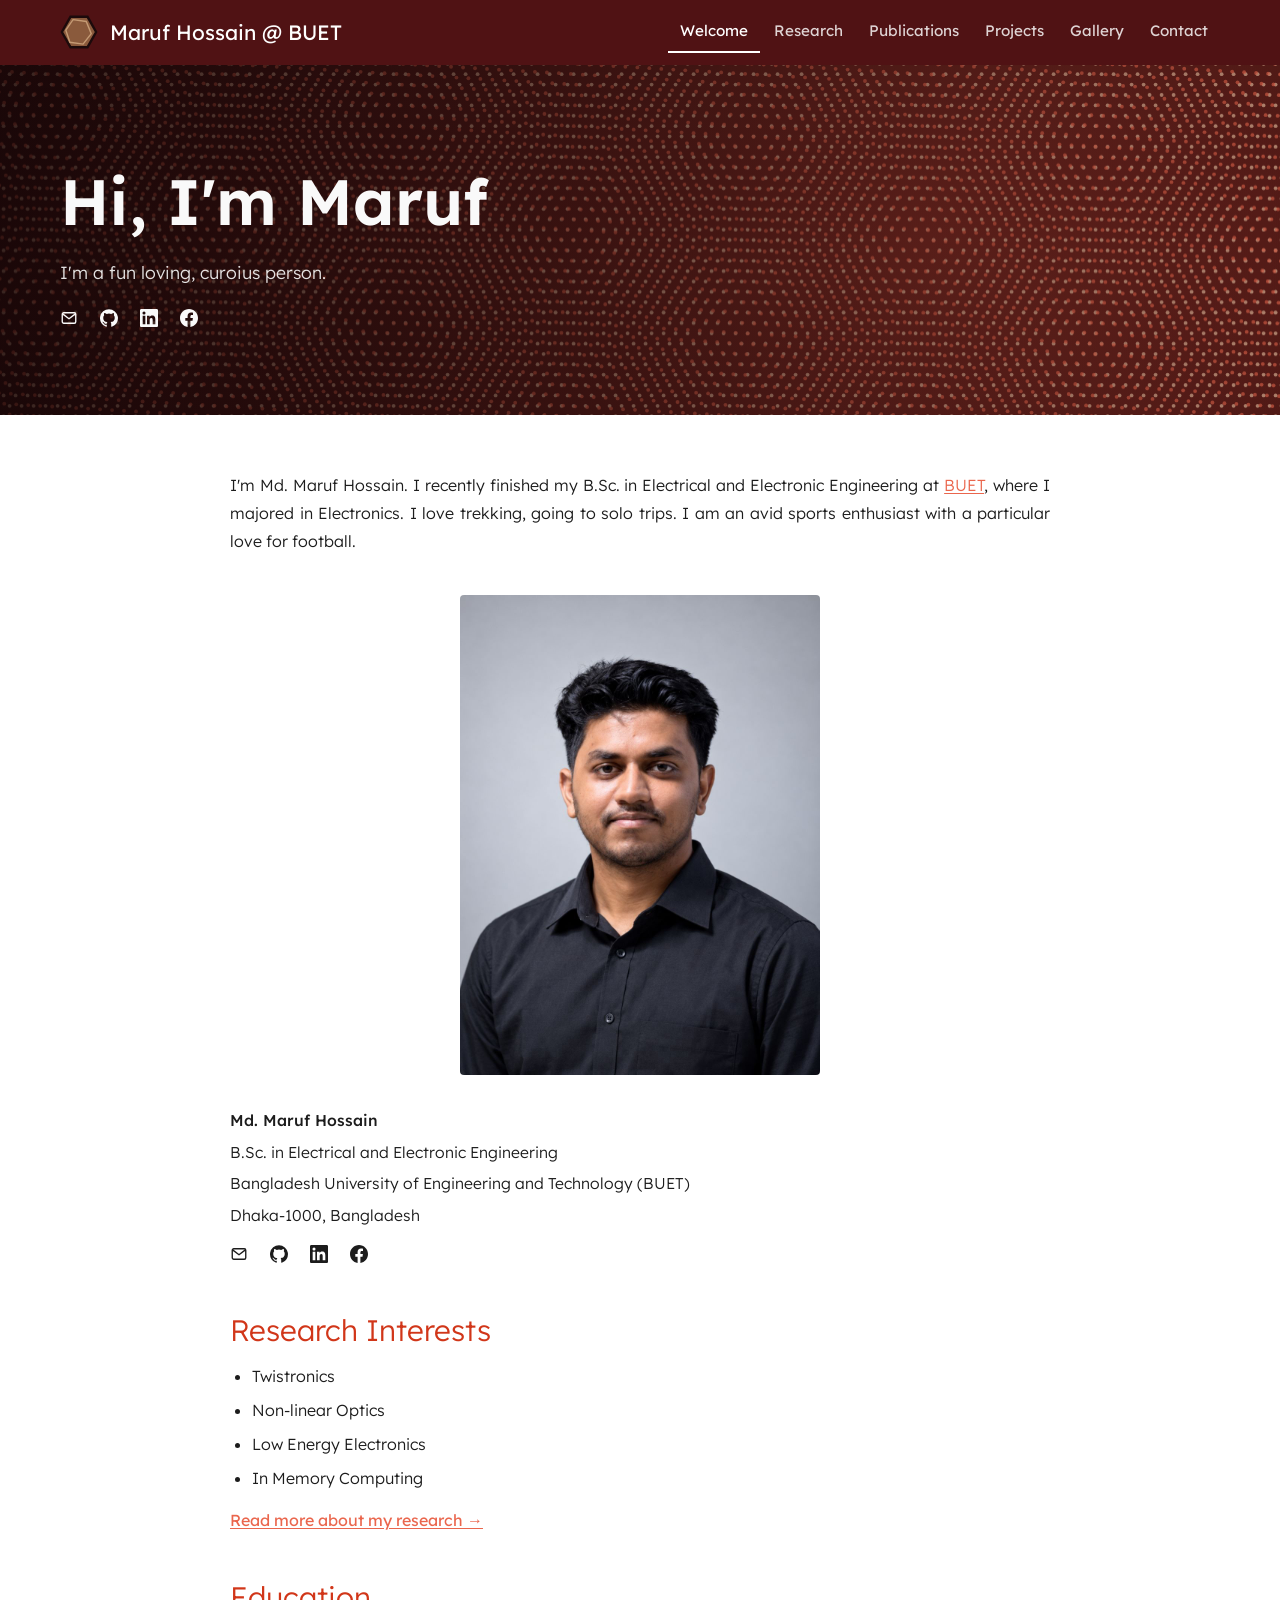
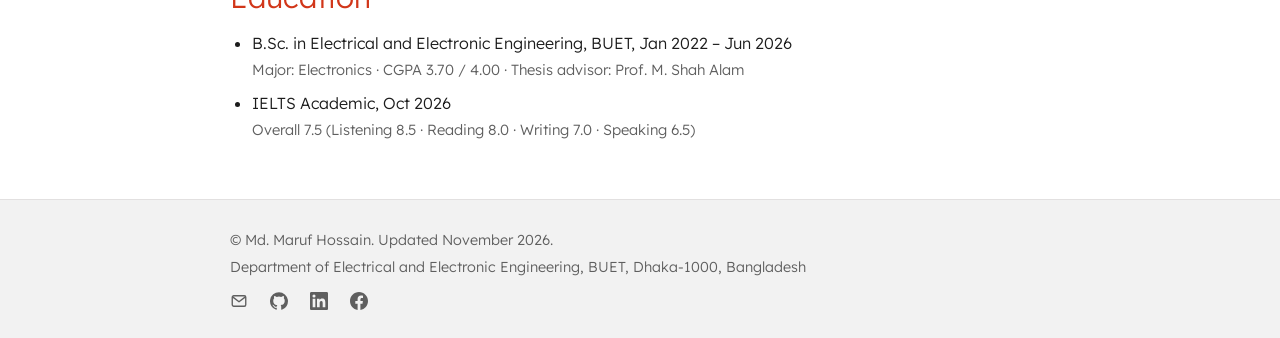
<file: index.html>
<!doctype html>
<html lang="en">
<head>
<meta charset="utf-8">
<meta name="viewport" content="width=device-width, initial-scale=1, viewport-fit=cover">
<meta name="description" content="Md. Maruf Hossain, B.Sc. EEE (BUET). Twistronics, non-linear optics, low energy electronics and in-memory computing.">

<title>Md. Maruf Hossain</title>
<link rel="preconnect" href="https://fonts.googleapis.com">
<link rel="preconnect" href="https://fonts.gstatic.com" crossorigin>
<link rel="stylesheet" href="https://fonts.googleapis.com/css2?family=Lexend:wght@300;400;500;600&display=swap">
<link rel="stylesheet" href="style.css">
</head>
<body>
<!-- Icons used for the email, GitHub, LinkedIn and Facebook links -->
<svg width="0" height="0" style="position:absolute" aria-hidden="true">
  <symbol id="i-mail" viewBox="0 0 24 24"><rect x="3" y="5" width="18" height="14" rx="2"/><path d="M3.5 6.5 12 13l8.5-6.5"/></symbol>
  <symbol id="i-github" viewBox="0 0 24 24"><path d="M12 .3a12 12 0 0 0-3.8 23.38c.6.12.83-.26.83-.57l-.02-2.04c-3.34.72-4.04-1.61-4.04-1.61-.55-1.39-1.33-1.76-1.33-1.76-1.09-.74.08-.73.08-.73 1.2.09 1.84 1.24 1.84 1.24 1.07 1.83 2.8 1.3 3.49 1 .11-.78.42-1.3.76-1.6-2.67-.3-5.47-1.33-5.47-5.93 0-1.31.47-2.38 1.24-3.22-.14-.3-.54-1.52.1-3.18 0 0 1.01-.32 3.3 1.23a11.5 11.5 0 0 1 6 0c2.28-1.55 3.29-1.23 3.29-1.23.64 1.66.24 2.88.12 3.18a4.65 4.65 0 0 1 1.23 3.22c0 4.61-2.8 5.63-5.48 5.92.42.36.81 1.1.81 2.22l-.01 3.29c0 .31.2.69.82.57A12 12 0 0 0 12 .3"/></symbol>
  <symbol id="i-linkedin" viewBox="0 0 24 24"><path d="M20.45 20.45h-3.55v-5.57c0-1.33-.03-3.04-1.85-3.04-1.85 0-2.14 1.45-2.14 2.94v5.67H9.35V9h3.41v1.56h.05c.48-.9 1.64-1.85 3.37-1.85 3.6 0 4.27 2.37 4.27 5.46v6.28zM5.34 7.43a2.06 2.06 0 1 1 0-4.13 2.06 2.06 0 0 1 0 4.13zm1.78 13.02H3.56V9h3.56v11.45zM22.22 0H1.77C.79 0 0 .77 0 1.73v20.54C0 23.23.79 24 1.77 24h20.45c.98 0 1.78-.77 1.78-1.73V1.73C24 .77 23.2 0 22.22 0z"/></symbol>
  <symbol id="i-facebook" viewBox="0 0 24 24"><path d="M24 12.07C24 5.4 18.63 0 12 0S0 5.4 0 12.07c0 6.02 4.39 11 10.13 11.93v-8.43H7.08v-3.5h3.05V9.4c0-3.03 1.79-4.7 4.53-4.7 1.31 0 2.68.24 2.68.24v2.97h-1.51c-1.49 0-1.95.93-1.95 1.88v2.27h3.32l-.53 3.5h-2.79V24C19.61 23.07 24 18.09 24 12.07z"/></symbol>
</svg>

<header class="bar">
  <div class="inner">
    <a class="brand" href="index.html">
      <svg class="logo" viewBox="0 0 40 40" aria-hidden="true">
        <polygon points="11,4 29,4 38,20 29,36 11,36 2,20" fill="#8a5a3c" stroke="#1c0a0b" stroke-width="2.5"/>
        <polygon points="12,8 26,8 33,20 26,32 12,32 6,20" fill="none" stroke="#c49a74" stroke-width="1.5" transform="rotate(8 20 20)"/>
      </svg>
      Maruf Hossain @ BUET
    </a>
    <nav aria-label="Pages">
      <ul>
        <li><a href="index.html" aria-current="page">Welcome</a></li>
        <li><a href="research.html">Research</a></li>
        <li><a href="publications.html">Publications</a></li>
        <li><a href="projects.html">Projects</a></li>
        <li><a href="gallery.html">Gallery</a></li>
        <li><a href="contact.html">Contact</a></li>
      </ul>
    </nav>
  </div>
</header>

<div class="banner">
  <canvas id="moire" aria-hidden="true"></canvas>
  <div class="wrap">
    <h1>Hi, I'm Maruf</h1>
    <p>I'm a fun loving, curoius person.</p>
    <div class="social">
      <a href="mailto:marufh.eee.buet@gmail.com" aria-label="Email"><svg class="i stroke" aria-hidden="true"><use href="#i-mail"/></svg></a>
      <a href="https://github.com/mmarufh" target="_blank" rel="noopener" aria-label="GitHub"><svg class="i" aria-hidden="true"><use href="#i-github"/></svg></a>
      <a href="https://www.linkedin.com/in/mmarufh-eee-buet" target="_blank" rel="noopener" aria-label="LinkedIn"><svg class="i" aria-hidden="true"><use href="#i-linkedin"/></svg></a>
      <a href="https://www.facebook.com/share/1EQhnkhLwz/" target="_blank" rel="noopener" aria-label="Facebook"><svg class="i" aria-hidden="true"><use href="#i-facebook"/></svg></a>
    </div>
  </div>
</div>

<main>
  <!-- WELCOME -->
  <section class="page" id="welcome">
    <div class="wrap">
      <!-- BIO (intro paragraph): edit the text between <p> and </p> -->
      <div class="lead justify">
        <p>I'm Md. Maruf Hossain. I recently finished my B.Sc. in Electrical and Electronic Engineering at <a href="https://www.buet.ac.bd" target="_blank" rel="noopener">BUET</a>, where I majored in Electronics. I love trekking, going to solo trips. I am an avid sports enthusiast with a particular love for football.  </p>
      </div>

      <img class="portrait" style="margin-top:40px" src="photo.jpg" alt="Portrait of Md. Maruf Hossain" width="960" height="1280">

      <div class="addr">
        <span><strong>Md. Maruf Hossain</strong></span>
        <span>B.Sc. in Electrical and Electronic Engineering</span>
        <span>Bangladesh University of Engineering and Technology (BUET)</span>
        <span>Dhaka-1000, Bangladesh</span>
        <div class="social">
          <a href="mailto:marufh.eee.buet@gmail.com" aria-label="Email"><svg class="i stroke" aria-hidden="true"><use href="#i-mail"/></svg></a>
          <a href="https://github.com/mmarufh" target="_blank" rel="noopener" aria-label="GitHub"><svg class="i" aria-hidden="true"><use href="#i-github"/></svg></a>
          <a href="https://www.linkedin.com/in/mmarufh-eee-buet" target="_blank" rel="noopener" aria-label="LinkedIn"><svg class="i" aria-hidden="true"><use href="#i-linkedin"/></svg></a>
          <a href="https://www.facebook.com/share/1EQhnkhLwz/" target="_blank" rel="noopener" aria-label="Facebook"><svg class="i" aria-hidden="true"><use href="#i-facebook"/></svg></a>
        </div>
      </div>

      <h2 class="sub" style="margin-top:48px">Research Interests</h2>
      <ul class="plain">
        <li>Twistronics</li>
        <li>Non-linear Optics</li>
        <li>Low Energy Electronics</li>
        <li>In Memory Computing</li>
      </ul>
      <a class="more" href="research.html">Read more about my research →</a>

      <h2 class="sub">Education</h2>
      <ul class="plain">
        <li>B.Sc. in Electrical and Electronic Engineering, BUET, Jan 2022 – Jun 2026<span class="meta">Major: Electronics · CGPA 3.70 / 4.00 · Thesis advisor: Prof. M. Shah Alam</span></li>
        <li>IELTS Academic, Oct 2026<span class="meta">Overall 7.5 (Listening 8.5 · Reading 8.0 · Writing 7.0 · Speaking 6.5)</span></li>
      </ul>

      <!-- ABOUT ME: each <p> ... </p> is one paragraph. Edit, add or delete paragraphs. -->
  
      
    </div>
  </section>
</main>

<footer>
  <div class="wrap">
    <span>© Md. Maruf Hossain. Updated November 2026.</span>
    <span>Department of Electrical and Electronic Engineering, BUET, Dhaka-1000, Bangladesh</span>
    <div class="social" style="margin-top:10px">
      <a href="mailto:marufh.eee.buet@gmail.com" aria-label="Email"><svg class="i stroke"><use href="#i-mail"/></svg></a>
      <a href="https://github.com/mmarufh" target="_blank" rel="noopener" aria-label="GitHub"><svg class="i"><use href="#i-github"/></svg></a>
      <a href="https://www.linkedin.com/in/mmarufh-eee-buet" target="_blank" rel="noopener" aria-label="LinkedIn"><svg class="i"><use href="#i-linkedin"/></svg></a>
      <a href="https://www.facebook.com/share/1EQhnkhLwz/" target="_blank" rel="noopener" aria-label="Facebook"><svg class="i"><use href="#i-facebook"/></svg></a>
    </div>
  </div>
</footer>

<script src="site.js"></script>
</body>
</html>
</file>
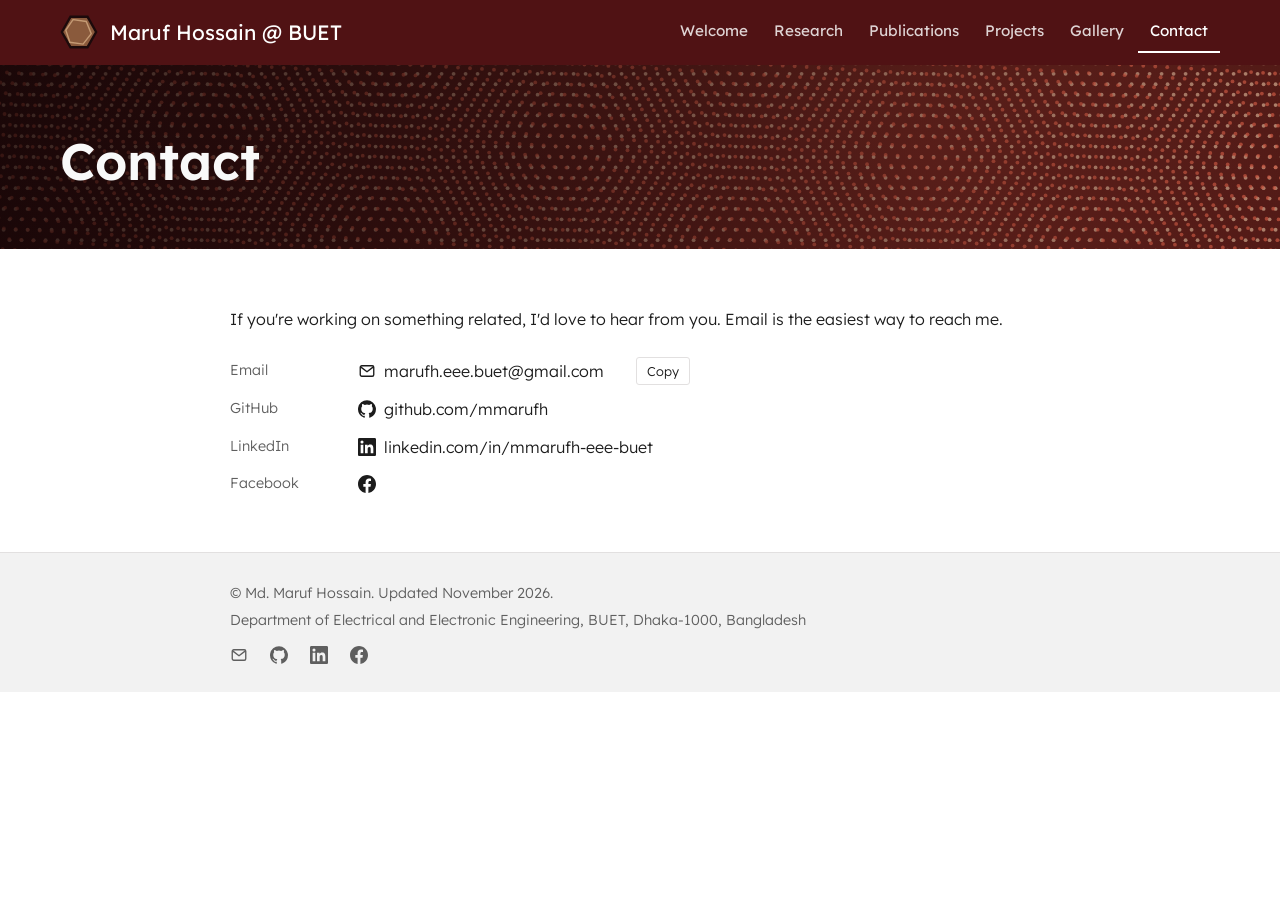
<file: contact.html>
<!doctype html>
<html lang="en">
<head>
<meta charset="utf-8">
<meta name="viewport" content="width=device-width, initial-scale=1, viewport-fit=cover">
<meta name="description" content="Md. Maruf Hossain, B.Sc. EEE (BUET). Twistronics, non-linear optics, low energy electronics and in-memory computing.">
<title>Contact | Md. Maruf Hossain</title>
<link rel="preconnect" href="https://fonts.googleapis.com">
<link rel="preconnect" href="https://fonts.gstatic.com" crossorigin>
<link rel="stylesheet" href="https://fonts.googleapis.com/css2?family=Lexend:wght@300;400;500;600&display=swap">
<link rel="stylesheet" href="style.css">
</head>
<body>
<!-- Icons used for the email, GitHub, LinkedIn and Facebook links -->
<svg width="0" height="0" style="position:absolute" aria-hidden="true">
  <symbol id="i-mail" viewBox="0 0 24 24"><rect x="3" y="5" width="18" height="14" rx="2"/><path d="M3.5 6.5 12 13l8.5-6.5"/></symbol>
  <symbol id="i-github" viewBox="0 0 24 24"><path d="M12 .3a12 12 0 0 0-3.8 23.38c.6.12.83-.26.83-.57l-.02-2.04c-3.34.72-4.04-1.61-4.04-1.61-.55-1.39-1.33-1.76-1.33-1.76-1.09-.74.08-.73.08-.73 1.2.09 1.84 1.24 1.84 1.24 1.07 1.83 2.8 1.3 3.49 1 .11-.78.42-1.3.76-1.6-2.67-.3-5.47-1.33-5.47-5.93 0-1.31.47-2.38 1.24-3.22-.14-.3-.54-1.52.1-3.18 0 0 1.01-.32 3.3 1.23a11.5 11.5 0 0 1 6 0c2.28-1.55 3.29-1.23 3.29-1.23.64 1.66.24 2.88.12 3.18a4.65 4.65 0 0 1 1.23 3.22c0 4.61-2.8 5.63-5.48 5.92.42.36.81 1.1.81 2.22l-.01 3.29c0 .31.2.69.82.57A12 12 0 0 0 12 .3"/></symbol>
  <symbol id="i-linkedin" viewBox="0 0 24 24"><path d="M20.45 20.45h-3.55v-5.57c0-1.33-.03-3.04-1.85-3.04-1.85 0-2.14 1.45-2.14 2.94v5.67H9.35V9h3.41v1.56h.05c.48-.9 1.64-1.85 3.37-1.85 3.6 0 4.27 2.37 4.27 5.46v6.28zM5.34 7.43a2.06 2.06 0 1 1 0-4.13 2.06 2.06 0 0 1 0 4.13zm1.78 13.02H3.56V9h3.56v11.45zM22.22 0H1.77C.79 0 0 .77 0 1.73v20.54C0 23.23.79 24 1.77 24h20.45c.98 0 1.78-.77 1.78-1.73V1.73C24 .77 23.2 0 22.22 0z"/></symbol>
  <symbol id="i-facebook" viewBox="0 0 24 24"><path d="M24 12.07C24 5.4 18.63 0 12 0S0 5.4 0 12.07c0 6.02 4.39 11 10.13 11.93v-8.43H7.08v-3.5h3.05V9.4c0-3.03 1.79-4.7 4.53-4.7 1.31 0 2.68.24 2.68.24v2.97h-1.51c-1.49 0-1.95.93-1.95 1.88v2.27h3.32l-.53 3.5h-2.79V24C19.61 23.07 24 18.09 24 12.07z"/></symbol>
</svg>

<header class="bar">
  <div class="inner">
    <a class="brand" href="index.html">
      <svg class="logo" viewBox="0 0 40 40" aria-hidden="true">
        <polygon points="11,4 29,4 38,20 29,36 11,36 2,20" fill="#8a5a3c" stroke="#1c0a0b" stroke-width="2.5"/>
        <polygon points="12,8 26,8 33,20 26,32 12,32 6,20" fill="none" stroke="#c49a74" stroke-width="1.5" transform="rotate(8 20 20)"/>
      </svg>
      Maruf Hossain @ BUET
    </a>
    <nav aria-label="Pages">
      <ul>
        <li><a href="index.html">Welcome</a></li>
        <li><a href="research.html">Research</a></li>
        <li><a href="publications.html">Publications</a></li>
        <li><a href="projects.html">Projects</a></li>
        <li><a href="gallery.html">Gallery</a></li>
        <li><a href="contact.html" aria-current="page">Contact</a></li>
      </ul>
    </nav>
  </div>
</header>

<div class="banner small">
  <canvas id="moire" aria-hidden="true"></canvas>
  <div class="wrap">
    <h1>Contact</h1>
  </div>
</div>

<main>
  <!-- CONTACT -->
  <section class="page" id="contact">
    <div class="wrap">
      <p style="margin-bottom:24px">If you're working on something related, I'd love to hear from you. Email is the easiest way to reach me.</p>
      <div class="contact-grid">
        <span class="k">Email</span>
        <span class="social"><a href="mailto:marufh.eee.buet@gmail.com"><svg class="i stroke"><use href="#i-mail"/></svg><code>marufh.eee.buet@gmail.com</code></a><button class="copy" type="button" data-copy="marufh.eee.buet@gmail.com">Copy</button></span>
        <span class="k">GitHub</span>
        <span class="social"><a href="https://github.com/mmarufh" target="_blank" rel="noopener"><svg class="i"><use href="#i-github"/></svg>github.com/mmarufh</a></span>
        <span class="k">LinkedIn</span>
        <span class="social"><a href="https://www.linkedin.com/in/mmarufh-eee-buet" target="_blank" rel="noopener"><svg class="i"><use href="#i-linkedin"/></svg>linkedin.com/in/mmarufh-eee-buet</a></span>
        <span class="k">Facebook</span>
        <span class="social"><a href="https://www.facebook.com/share/1EQhnkhLwz/" target="_blank" rel="noopener"><svg class="i"><use href="#i-facebook"/></svg></a></span>

      </div>
    </div>
  </section>
</main>

<footer>
  <div class="wrap">
    <span>© Md. Maruf Hossain. Updated November 2026.</span>
    <span>Department of Electrical and Electronic Engineering, BUET, Dhaka-1000, Bangladesh</span>
    <div class="social" style="margin-top:10px">
      <a href="mailto:marufh.eee.buet@gmail.com" aria-label="Email"><svg class="i stroke"><use href="#i-mail"/></svg></a>
      <a href="https://github.com/mmarufh" target="_blank" rel="noopener" aria-label="GitHub"><svg class="i"><use href="#i-github"/></svg></a>
      <a href="https://www.linkedin.com/in/mmarufh-eee-buet" target="_blank" rel="noopener" aria-label="LinkedIn"><svg class="i"><use href="#i-linkedin"/></svg></a>
      <a href="https://www.facebook.com/share/1EQhnkhLwz/" target="_blank" rel="noopener" aria-label="Facebook"><svg class="i"><use href="#i-facebook"/></svg></a>
    </div>
  </div>
</footer>

<script src="site.js"></script>
</body>
</html>
</file>
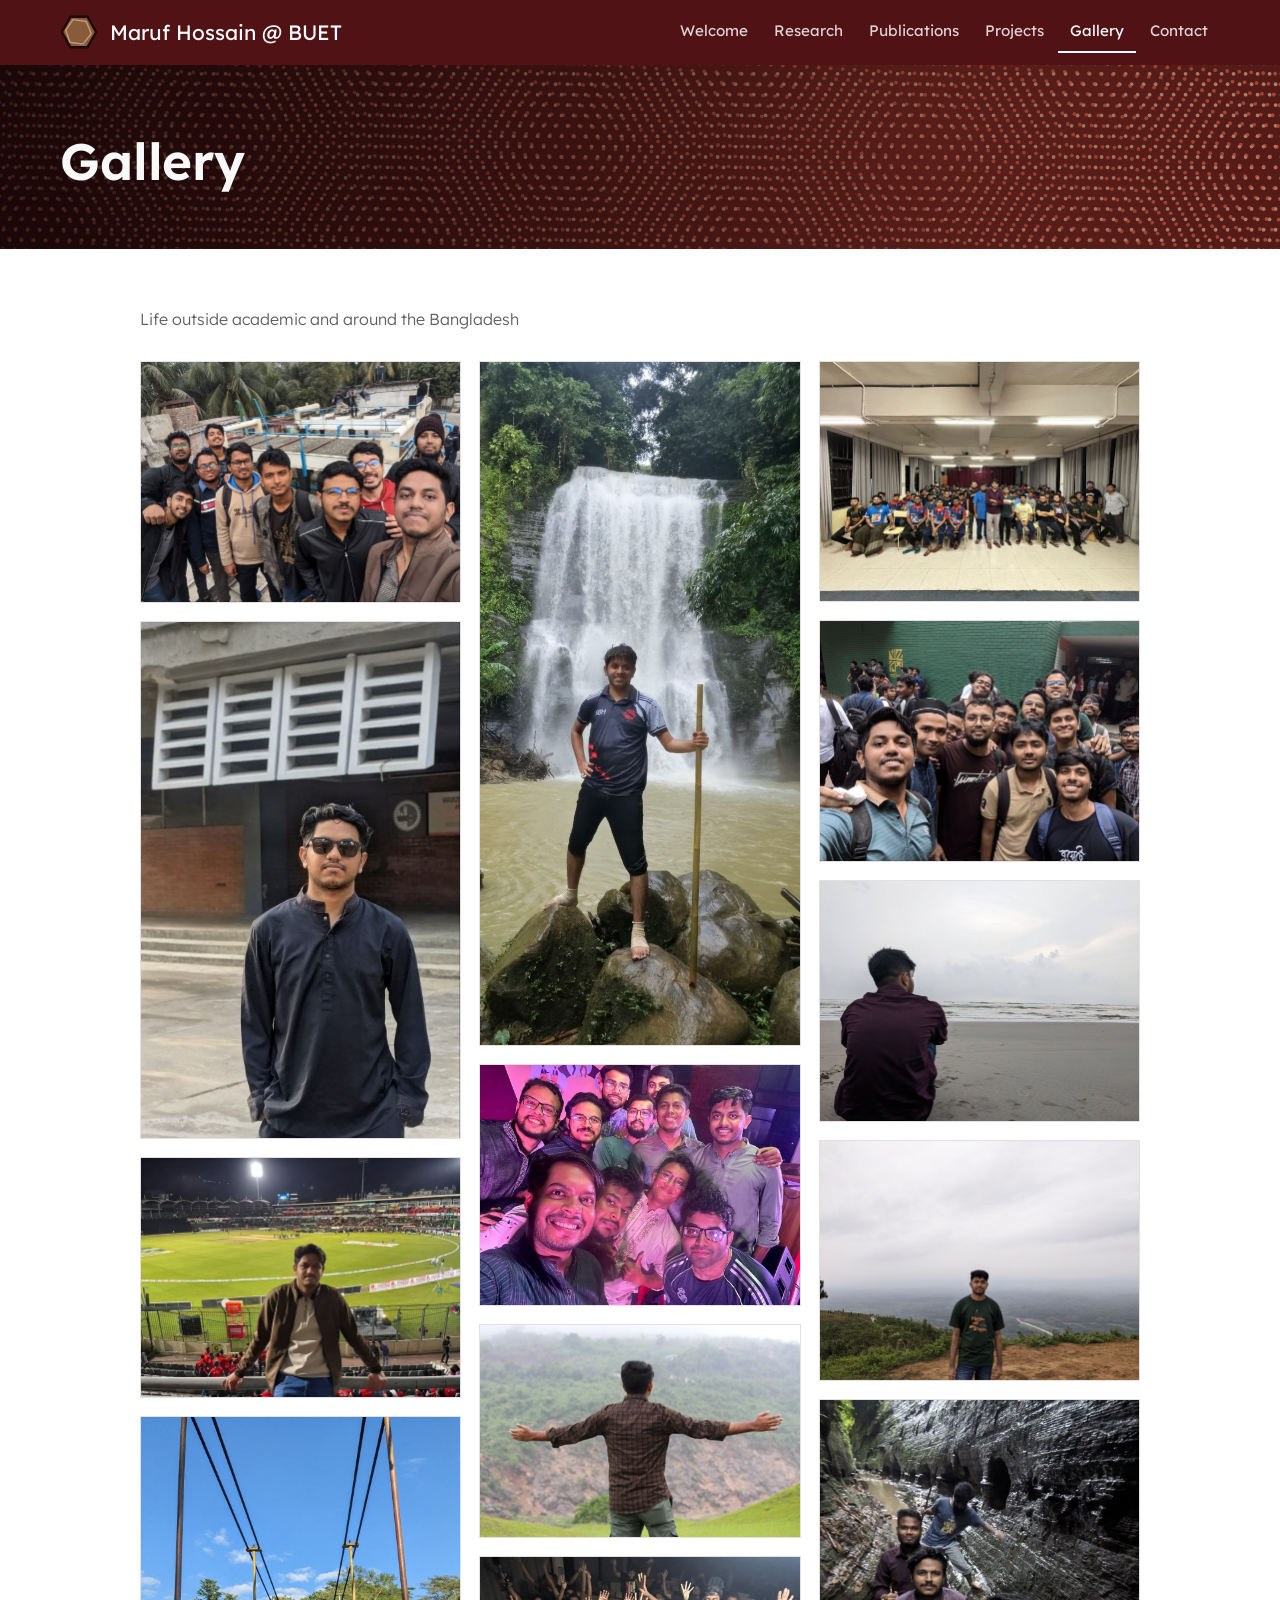
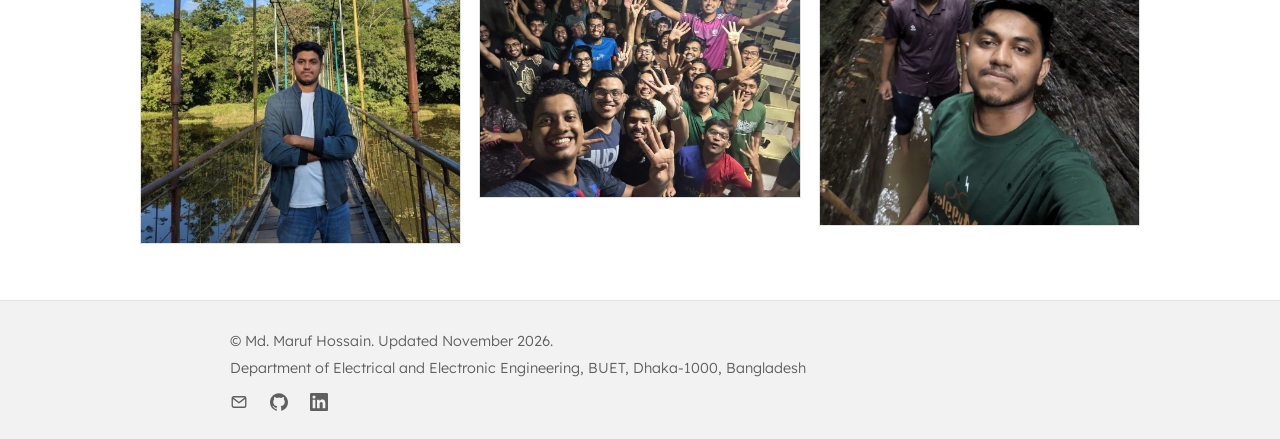
<file: gallery.html>
<!doctype html>
<html lang="en">
<head>
<meta charset="utf-8">
<meta name="viewport" content="width=device-width, initial-scale=1, viewport-fit=cover">
<meta name="description" content="Md. Maruf Hossain, B.Sc. EEE (BUET). Twistronics, non-linear optics, low energy electronics and in-memory computing.">
<title>Gallery | Md. Maruf Hossain</title>
<link rel="preconnect" href="https://fonts.googleapis.com">
<link rel="preconnect" href="https://fonts.gstatic.com" crossorigin>
<link rel="stylesheet" href="https://fonts.googleapis.com/css2?family=Lexend:wght@300;400;500;600&display=swap">
<link rel="stylesheet" href="style.css">
</head>
<body>
<!-- Icons used for the email, GitHub and LinkedIn links -->
<svg width="0" height="0" style="position:absolute" aria-hidden="true">
  <symbol id="i-mail" viewBox="0 0 24 24"><rect x="3" y="5" width="18" height="14" rx="2"/><path d="M3.5 6.5 12 13l8.5-6.5"/></symbol>
  <symbol id="i-github" viewBox="0 0 24 24"><path d="M12 .3a12 12 0 0 0-3.8 23.38c.6.12.83-.26.83-.57l-.02-2.04c-3.34.72-4.04-1.61-4.04-1.61-.55-1.39-1.33-1.76-1.33-1.76-1.09-.74.08-.73.08-.73 1.2.09 1.84 1.24 1.84 1.24 1.07 1.83 2.8 1.3 3.49 1 .1-.78.42-1.3.76-1.6-2.67-.3-5.47-1.33-5.47-5.93 0-1.31.47-2.38 1.24-3.22-.14-.3-.54-1.52.1-3.18 0 0 1-.32 3.3 1.23a11.5 11.5 0 0 1 6 0c2.28-1.55 3.29-1.23 3.29-1.23.64 1.66.24 2.88.12 3.18a4.65 4.65 0 0 1 1.23 3.22c0 4.61-2.8 5.63-5.48 5.92.42.36.81 1.1.81 2.22l-.01 3.29c0 .31.2.69.82.57A12 12 0 0 0 12 .3"/></symbol>
  <symbol id="i-linkedin" viewBox="0 0 24 24"><path d="M20.45 20.45h-3.55v-5.57c0-1.33-.03-3.04-1.85-3.04-1.85 0-2.14 1.45-2.14 2.94v5.67H9.35V9h3.41v1.56h.05c.48-.9 1.64-1.85 3.37-1.85 3.6 0 4.27 2.37 4.27 5.46v6.28zM5.34 7.43a2.06 2.06 0 1 1 0-4.13 2.06 2.06 0 0 1 0 4.13zm1.78 13.02H3.56V9h3.56v11.45zM22.22 0H1.77C.79 0 0 .77 0 1.73v20.54C0 23.23.79 24 1.77 24h20.45c.98 0 1.78-.77 1.78-1.73V1.73C24 .77 23.2 0 22.22 0z"/></symbol>
</svg>

<header class="bar">
  <div class="inner">
    <a class="brand" href="index.html">
      <svg class="logo" viewBox="0 0 40 40" aria-hidden="true">
        <polygon points="11,4 29,4 38,20 29,36 11,36 2,20" fill="#8a5a3c" stroke="#1c0a0b" stroke-width="2.5"/>
        <polygon points="12,8 26,8 33,20 26,32 12,32 6,20" fill="none" stroke="#c49a74" stroke-width="1.5" transform="rotate(8 20 20)"/>
      </svg>
      Maruf Hossain @ BUET
    </a>
    <nav aria-label="Pages">
      <ul>
        <li><a href="index.html">Welcome</a></li>
        <li><a href="research.html">Research</a></li>
        <li><a href="publications.html">Publications</a></li>
        <li><a href="projects.html">Projects</a></li>
        <li><a href="gallery.html" aria-current="page">Gallery</a></li>
        <li><a href="contact.html">Contact</a></li>
      </ul>
    </nav>
  </div>
</header>

<div class="banner small">
  <canvas id="moire" aria-hidden="true"></canvas>
  <div class="wrap">
    <h1>Gallery</h1>
  </div>
</div>

<main>
  <!-- GALLERY -->
  <section class="page" id="gallery">
    <div class="wrap wide">
      <p style="margin:0 0 28px;color:var(--muted);max-width:65ch">Life outside academic and around the Bangladesh</p>
      <div class="gallery" id="gallery-list"></div>
    </div>
  </section>

  <div class="lightbox" id="lightbox" hidden>
    <button class="lb-btn lb-close" type="button" aria-label="Close">×</button>
    <button class="lb-btn lb-prev" type="button" aria-label="Previous photo">‹</button>
    <img id="lb-img" alt="">
    <p id="lb-cap"></p>
    <button class="lb-btn lb-next" type="button" aria-label="Next photo">›</button>
  </div>
</main>

<footer>
  <div class="wrap">
    <span>© Md. Maruf Hossain. Updated November 2026.</span>
    <span>Department of Electrical and Electronic Engineering, BUET, Dhaka-1000, Bangladesh</span>
    <div class="social" style="margin-top:10px">
      <a href="mailto:marufh.eee.buet@gmail.com" aria-label="Email"><svg class="i stroke"><use href="#i-mail"/></svg></a>
      <a href="https://github.com/mmarufh" target="_blank" rel="noopener" aria-label="GitHub"><svg class="i"><use href="#i-github"/></svg></a>
      <a href="https://www.linkedin.com/in/mmarufh-eee-buet" target="_blank" rel="noopener" aria-label="LinkedIn"><svg class="i"><use href="#i-linkedin"/></svg></a>
    </div>
  </div>
</footer>

<script>
/* ---------- Gallery ----------
   Write your caption between the quotes after  caption:  for each photo.
   A photo with an empty caption shows no caption.
   To add a photo: upload it next to this file (e.g. gallery-15.jpg), then copy one line below,
   change the file name and write its caption. To remove a photo, delete its line. */
const GALLERY = [
  { file: "gallery-01.jpg", caption: "" },  // group selfie on a rooftop next to cooling towers
  { file: "gallery-02.jpg", caption: "" },  // standing in front of a campus building, sunglasses
  { file: "gallery-03.jpg", caption: "" },  // cricket stadium at night
  { file: "gallery-04.jpg", caption: "" },  // on a suspension bridge, arms crossed
  { file: "gallery-05.jpg", caption: "" },  // at a waterfall with a bamboo stick
  { file: "gallery-06.jpg", caption: "" },  // group selfie at an evening event, purple lights
  { file: "gallery-07.jpg", caption: "" },  // arms open facing a green hill
  { file: "gallery-08.jpg", caption: "" },  // big group in a classroom, hands up
  { file: "gallery-09.jpg", caption: "" },  // large group photo in a hall
  { file: "gallery-10.jpg", caption: "" },  // group selfie by a green brick wall
  { file: "gallery-11.jpg", caption: "" },  // sitting on the beach facing the sea
  { file: "gallery-12.jpg", caption: "" },  // hilltop viewpoint over the valley
  { file: "gallery-14.jpg", caption: "" },  // selfie walking through a narrow stream gorge
];

(() => {
  const list = document.getElementById("gallery-list");
  const esc = s => s.replace(/[&<>\"]/g, c => ({"&":"&amp;","<":"&lt;", ">":"&gt;", '"':"&quot;"}[c]));
  GALLERY.forEach((g, i) => {
    const fig = document.createElement("figure");
    fig.innerHTML = `<button type="button" data-i="${i}" aria-label="Open photo ${i + 1}">
        <img src="${g.file}" alt="${esc(g.caption || "Photo " + (i + 1))}" loading="lazy">
      </button>` + (g.caption ? `<figcaption>${esc(g.caption)}</figcaption>` : "");
    list.appendChild(fig);
  });

  const lb = document.getElementById("lightbox"), img = document.getElementById("lb-img"), cap = document.getElementById("lb-cap");
  let cur = 0;
  const show = i => {
    cur = (i + GALLERY.length) % GALLERY.length;
    img.src = GALLERY[cur].file; img.alt = GALLERY[cur].caption || "Photo " + (cur + 1);
    cap.textContent = GALLERY[cur].caption; lb.hidden = false;
  };
  const close = () => { lb.hidden = true; };
  list.addEventListener("click", e => { const b = e.target.closest("button[data-i]"); if (b) show(+b.dataset.i); });
  lb.querySelector(".lb-close").onclick = close;
  lb.querySelector(".lb-prev").onclick = () => show(cur - 1);
  lb.querySelector(".lb-next").onclick = () => show(cur + 1);
  lb.addEventListener("click", e => { if (e.target === lb) close(); });
  document.addEventListener("keydown", e => {
    if (lb.hidden) return;
    if (e.key === "Escape") close();
    if (e.key === "ArrowLeft") show(cur - 1);
    if (e.key === "ArrowRight") show(cur + 1);
  });
})();
</script>
<script src="site.js"></script>
</body>
</html>
</file>
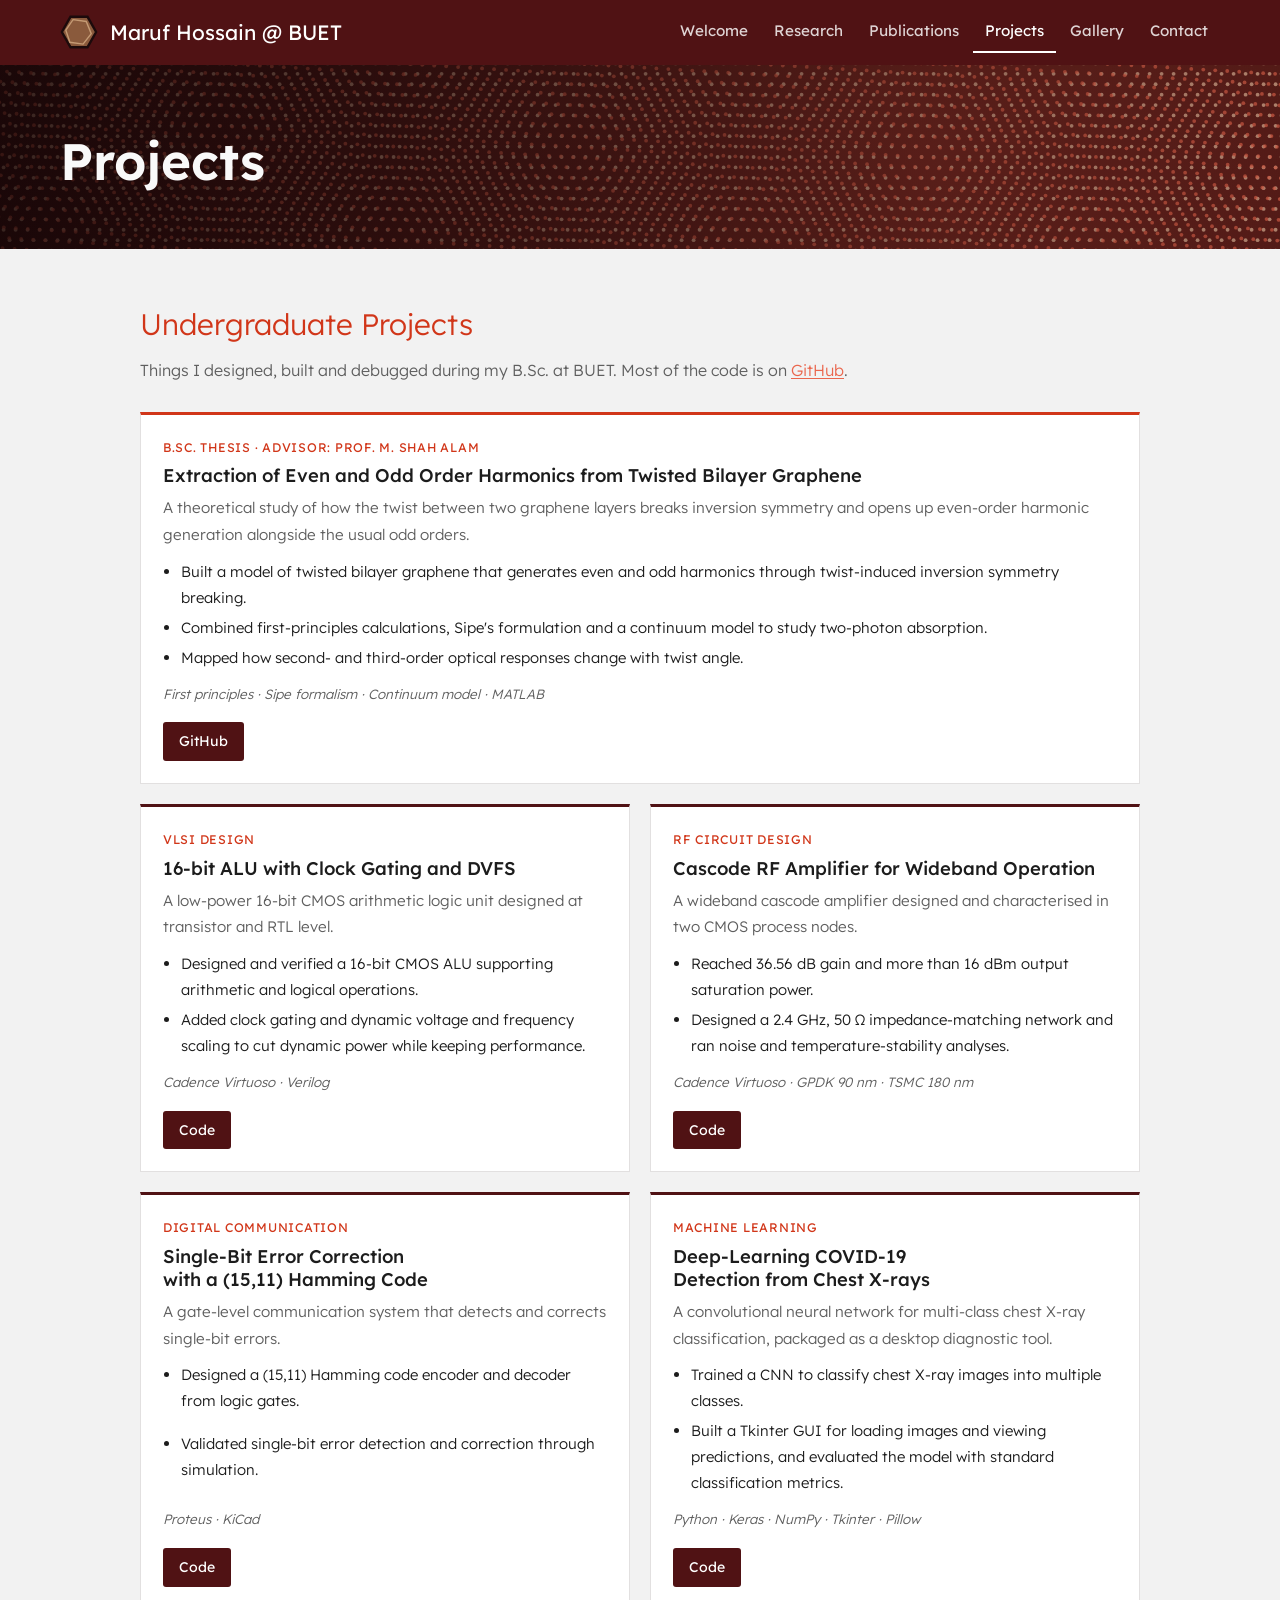
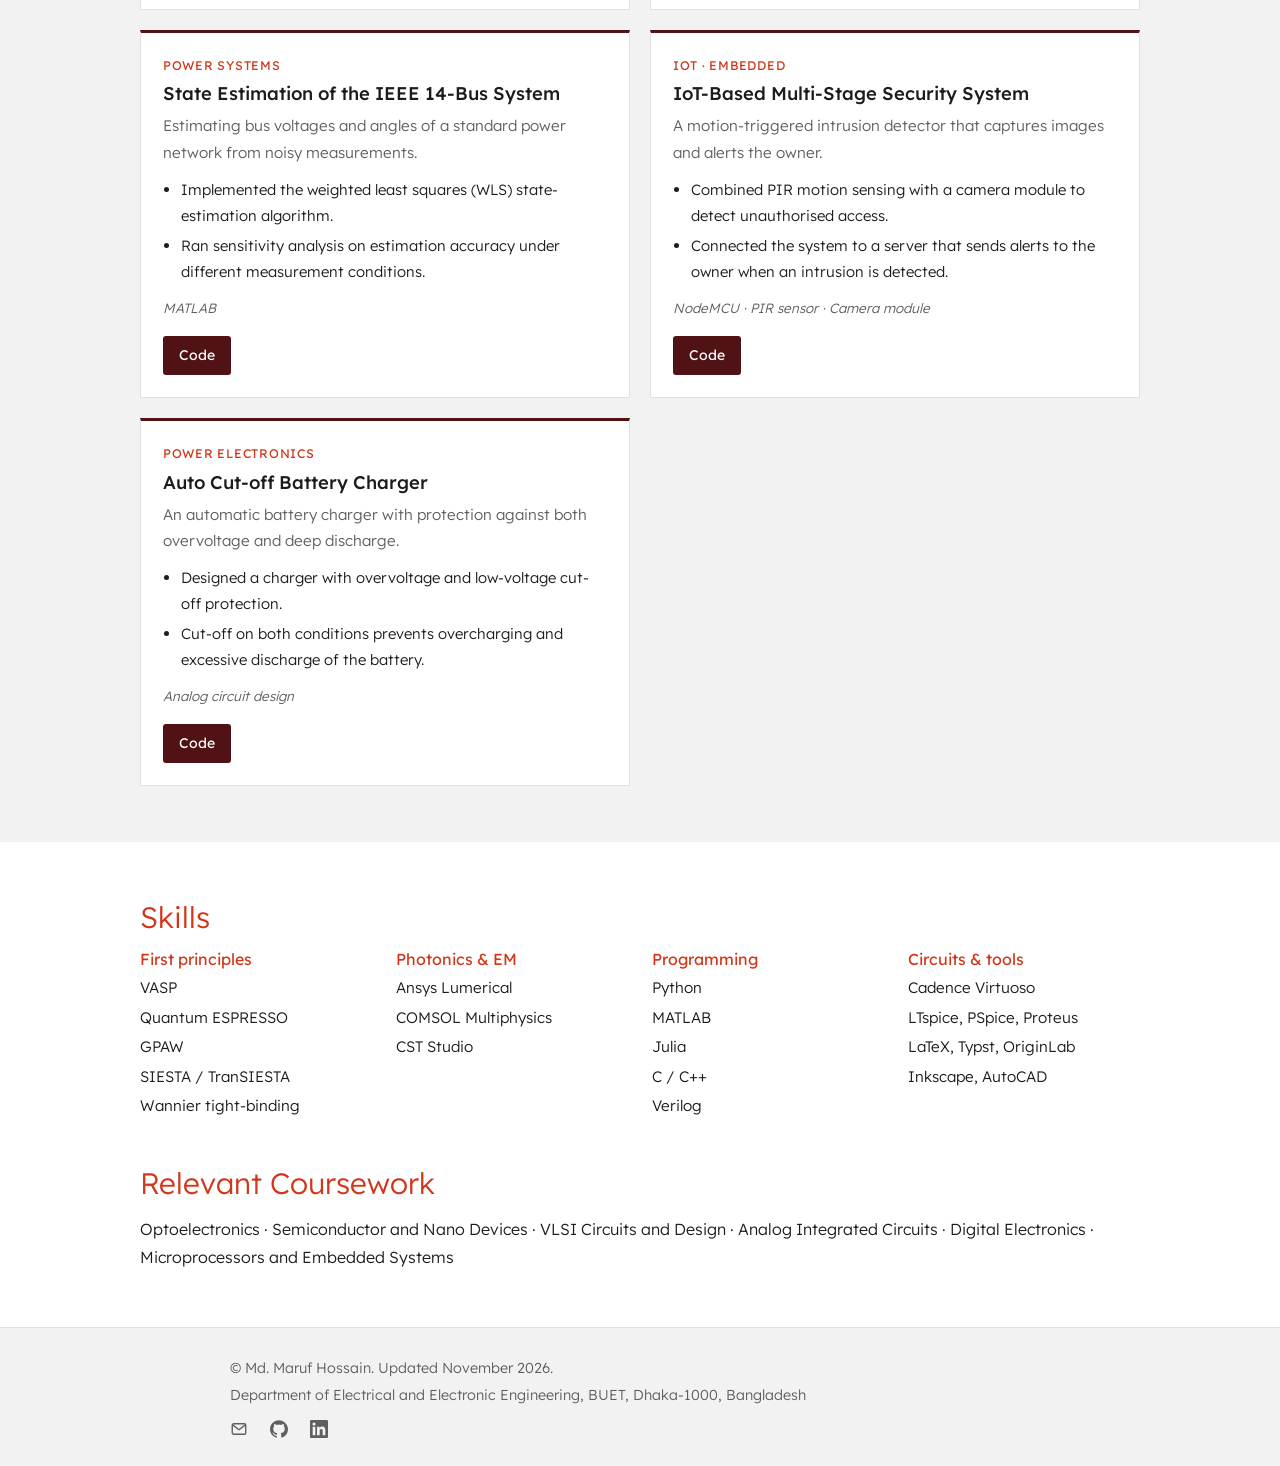
<file: projects.html>
<!doctype html>
<html lang="en">
<head>
<meta charset="utf-8">
<meta name="viewport" content="width=device-width, initial-scale=1, viewport-fit=cover">
<meta name="description" content="Md. Maruf Hossain, B.Sc. EEE (BUET). Twistronics, non-linear optics, low energy electronics and in-memory computing.">
<title>Projects | Md. Maruf Hossain</title>
<link rel="preconnect" href="https://fonts.googleapis.com">
<link rel="preconnect" href="https://fonts.gstatic.com" crossorigin>
<link rel="stylesheet" href="https://fonts.googleapis.com/css2?family=Lexend:wght@300;400;500;600&display=swap">
<link rel="stylesheet" href="style.css">
</head>
<body>
<!-- Icons used for the email, GitHub and LinkedIn links -->
<svg width="0" height="0" style="position:absolute" aria-hidden="true">
  <symbol id="i-mail" viewBox="0 0 24 24"><rect x="3" y="5" width="18" height="14" rx="2"/><path d="M3.5 6.5 12 13l8.5-6.5"/></symbol>
  <symbol id="i-github" viewBox="0 0 24 24"><path d="M12 .3a12 12 0 0 0-3.8 23.38c.6.12.83-.26.83-.57l-.02-2.04c-3.34.72-4.04-1.61-4.04-1.61-.55-1.39-1.33-1.76-1.33-1.76-1.09-.74.08-.73.08-.73 1.2.09 1.84 1.24 1.84 1.24 1.07 1.83 2.8 1.3 3.49 1 .1-.78.42-1.3.76-1.6-2.67-.3-5.47-1.33-5.47-5.93 0-1.31.47-2.38 1.24-3.22-.14-.3-.54-1.52.1-3.18 0 0 1-.32 3.3 1.23a11.5 11.5 0 0 1 6 0c2.28-1.55 3.29-1.23 3.29-1.23.64 1.66.24 2.88.12 3.18a4.65 4.65 0 0 1 1.23 3.22c0 4.61-2.8 5.63-5.48 5.92.42.36.81 1.1.81 2.22l-.01 3.29c0 .31.2.69.82.57A12 12 0 0 0 12 .3"/></symbol>
  <symbol id="i-linkedin" viewBox="0 0 24 24"><path d="M20.45 20.45h-3.55v-5.57c0-1.33-.03-3.04-1.85-3.04-1.85 0-2.14 1.45-2.14 2.94v5.67H9.35V9h3.41v1.56h.05c.48-.9 1.64-1.85 3.37-1.85 3.6 0 4.27 2.37 4.27 5.46v6.28zM5.34 7.43a2.06 2.06 0 1 1 0-4.13 2.06 2.06 0 0 1 0 4.13zm1.78 13.02H3.56V9h3.56v11.45zM22.22 0H1.77C.79 0 0 .77 0 1.73v20.54C0 23.23.79 24 1.77 24h20.45c.98 0 1.78-.77 1.78-1.73V1.73C24 .77 23.2 0 22.22 0z"/></symbol>
</svg>

<header class="bar">
  <div class="inner">
    <a class="brand" href="index.html">
      <svg class="logo" viewBox="0 0 40 40" aria-hidden="true">
        <polygon points="11,4 29,4 38,20 29,36 11,36 2,20" fill="#8a5a3c" stroke="#1c0a0b" stroke-width="2.5"/>
        <polygon points="12,8 26,8 33,20 26,32 12,32 6,20" fill="none" stroke="#c49a74" stroke-width="1.5" transform="rotate(8 20 20)"/>
      </svg>
      Maruf Hossain @ BUET
    </a>
    <nav aria-label="Pages">
      <ul>
        <li><a href="index.html">Welcome</a></li>
        <li><a href="research.html">Research</a></li>
        <li><a href="publications.html">Publications</a></li>
        <li><a href="projects.html" aria-current="page">Projects</a></li>
        <li><a href="gallery.html">Gallery</a></li>
        <li><a href="contact.html">Contact</a></li>
      </ul>
    </nav>
  </div>
</header>

<div class="banner small">
  <canvas id="moire" aria-hidden="true"></canvas>
  <div class="wrap">
    <h1>Projects</h1>
  </div>
</div>

<main>
  <!-- PROJECTS -->
  <section class="page band" id="projects">
    <div class="wrap wide">
      <h2 class="sub">Undergraduate Projects</h2>
      <p style="margin:0 0 28px;color:var(--muted)">Things I designed, built and debugged during my B.Sc. at BUET. Most of the code is on <a href="https://github.com/mmarufh" target="_blank" rel="noopener">GitHub</a>.</p>
      <div class="projects" id="project-list"></div>
    </div>
  </section>

  <!-- SKILLS -->
  <section class="page" id="skills">
    <div class="wrap wide">
      <h2 class="sub" style="margin-top:0">Skills</h2>
      <div class="skills">
        <div><h3>First principles</h3><ul><li>VASP</li><li>Quantum ESPRESSO</li><li>GPAW</li><li>SIESTA / TranSIESTA</li><li>Wannier tight-binding</li></ul></div>
        <div><h3>Photonics &amp; EM</h3><ul><li>Ansys Lumerical</li><li>COMSOL Multiphysics</li><li>CST Studio</li></ul></div>
        <div><h3>Programming</h3><ul><li>Python</li><li>MATLAB</li><li>Julia</li><li>C / C++</li><li>Verilog</li></ul></div>
        <div><h3>Circuits &amp; tools</h3><ul><li>Cadence Virtuoso</li><li>LTspice, PSpice, Proteus</li><li>LaTeX, Typst, OriginLab</li><li>Inkscape, AutoCAD</li></ul></div>
      </div>

      <h2 class="sub">Relevant Coursework</h2>
      <p>Optoelectronics · Semiconductor and Nano Devices · VLSI Circuits and Design · Analog Integrated Circuits · Digital Electronics · Microprocessors and Embedded Systems</p>
    </div>
  </section>
</main>

<footer>
  <div class="wrap">
    <span>© Md. Maruf Hossain. Updated November 2026.</span>
    <span>Department of Electrical and Electronic Engineering, BUET, Dhaka-1000, Bangladesh</span>
    <div class="social" style="margin-top:10px">
      <a href="mailto:marufh.eee.buet@gmail.com" aria-label="Email"><svg class="i stroke"><use href="#i-mail"/></svg></a>
      <a href="https://github.com/mmarufh" target="_blank" rel="noopener" aria-label="GitHub"><svg class="i"><use href="#i-github"/></svg></a>
      <a href="https://www.linkedin.com/in/mmarufh-eee-buet" target="_blank" rel="noopener" aria-label="LinkedIn"><svg class="i"><use href="#i-linkedin"/></svg></a>
    </div>
  </div>
</footer>

<script>
/* ---------- Undergraduate projects ----------
   To add or update a project, edit this list. Leave a link empty to hide that button. */
const GH = "https://github.com/mmarufh";
const PROJECTS = [
  {
    feature: true,
    kind: "B.Sc. thesis · Advisor: Prof. M. Shah Alam",
    title: "Extraction of Even and Odd Order Harmonics from Twisted Bilayer Graphene",
    desc: "A theoretical study of how the twist between two graphene layers breaks inversion symmetry and opens up even-order harmonic generation alongside the usual odd orders.",
    points: [
      "Built a model of twisted bilayer graphene that generates even and odd harmonics through twist-induced inversion symmetry breaking.",
      "Combined first-principles calculations, Sipe's formulation and a continuum model to study two-photon absorption.",
      "Mapped how second- and third-order optical responses change with twist angle."
    ],
    tools: "First principles · Sipe formalism · Continuum model · MATLAB",
    links: [["GitHub", GH]]
  },
  {
    kind: "VLSI design",
    title: "16-bit ALU with Clock Gating and DVFS",
    desc: "A low-power 16-bit CMOS arithmetic logic unit designed at transistor and RTL level.",
    points: [
      "Designed and verified a 16-bit CMOS ALU supporting arithmetic and logical operations.",
      "Added clock gating and dynamic voltage and frequency scaling to cut dynamic power while keeping performance."
    ],
    tools: "Cadence Virtuoso · Verilog",
    links: [["Code", GH + "/16_bit-ALU"]]
  },
  {
    kind: "RF circuit design",
    title: "Cascode RF Amplifier for Wideband Operation",
    desc: "A wideband cascode amplifier designed and characterised in two CMOS process nodes.",
    points: [
      "Reached 36.56 dB gain and more than 16 dBm output saturation power.",
      "Designed a 2.4 GHz, 50 Ω impedance-matching network and ran noise and temperature-stability analyses."
    ],
    tools: "Cadence Virtuoso · GPDK 90 nm · TSMC 180 nm",
    links: [["Code", GH + "/Cascode-RF-Amplifier-for-Wideband-Operation"]]
  },
  {
    kind: "Digital communication",
    title: "Single-Bit Error Correction with a (15,11) Hamming Code",
    desc: "A gate-level communication system that detects and corrects single-bit errors.",
    points: [
      "Designed a (15,11) Hamming code encoder and decoder from logic gates.",
      "Validated single-bit error detection and correction through simulation."
    ],
    tools: "Proteus · KiCad",
    links: [["Code", GH + "/15-11-Error-Correction-Using-Hamming-Code"]]
  },
  {
    kind: "Machine learning",
    title: "Deep-Learning COVID-19 Detection from Chest X-rays",
    desc: "A convolutional neural network for multi-class chest X-ray classification, packaged as a desktop diagnostic tool.",
    points: [
      "Trained a CNN to classify chest X-ray images into multiple classes.",
      "Built a Tkinter GUI for loading images and viewing predictions, and evaluated the model with standard classification metrics."
    ],
    tools: "Python · Keras · NumPy · Tkinter · Pillow",
    links: [["Code", GH + "/Deep-Learaning-Based-COVID-19-Detection-using-X-ray-Imaging-main"]]
  },
  {
    kind: "Power systems",
    title: "State Estimation of the IEEE 14-Bus System",
    desc: "Estimating bus voltages and angles of a standard power network from noisy measurements.",
    points: [
      "Implemented the weighted least squares (WLS) state-estimation algorithm.",
      "Ran sensitivity analysis on estimation accuracy under different measurement conditions."
    ],
    tools: "MATLAB",
    links: [["Code", GH + "/State-estimation-of-a-IEEE-14-Bus-system"]]
  },
  {
    kind: "IoT · Embedded",
    title: "IoT-Based Multi-Stage Security System",
    desc: "A motion-triggered intrusion detector that captures images and alerts the owner.",
    points: [
      "Combined PIR motion sensing with a camera module to detect unauthorised access.",
      "Connected the system to a server that sends alerts to the owner when an intrusion is detected."
    ],
    tools: "NodeMCU · PIR sensor · Camera module",
    links: [["Code", GH + "/IoT-Based-Multi-Stage-Security-System"]]
  },
  {
    kind: "Power electronics",
    title: "Auto Cut-off Battery Charger",
    desc: "An automatic battery charger with protection against both overvoltage and deep discharge.",
    points: [
      "Designed a charger with overvoltage and low-voltage cut-off protection.",
      "Cut-off on both conditions prevents overcharging and excessive discharge of the battery."
    ],
    tools: "Analog circuit design",
    links: [["Code", GH + "/Auto-Cut-off-Battery-Charger-with-Overvoltage-and-Low-Voltage-Cut-off-feature"]]
  }
];

const list = document.getElementById("project-list");
PROJECTS.forEach(p => {
  const card = document.createElement("article");
  card.className = "proj" + (p.feature ? " feature" : "");
  const links = (p.links || []).filter(([, u]) => u)
    .map(([label, url]) => `<a href="${url}" target="_blank" rel="noopener">${label}</a>`).join("");
  card.innerHTML = `
    <span class="kind">${p.kind}</span>
    <h3>${p.title}</h3>
    <p>${p.desc}</p>
    <ul>${p.points.map(x => `<li>${x}</li>`).join("")}</ul>
    <div class="tools">${p.tools}</div>
    <div class="files">${links || '<span class="pending">Files coming soon</span>'}</div>`;
  list.appendChild(card);
});
</script>
<script src="site.js"></script>
</body>
</html>
</file>
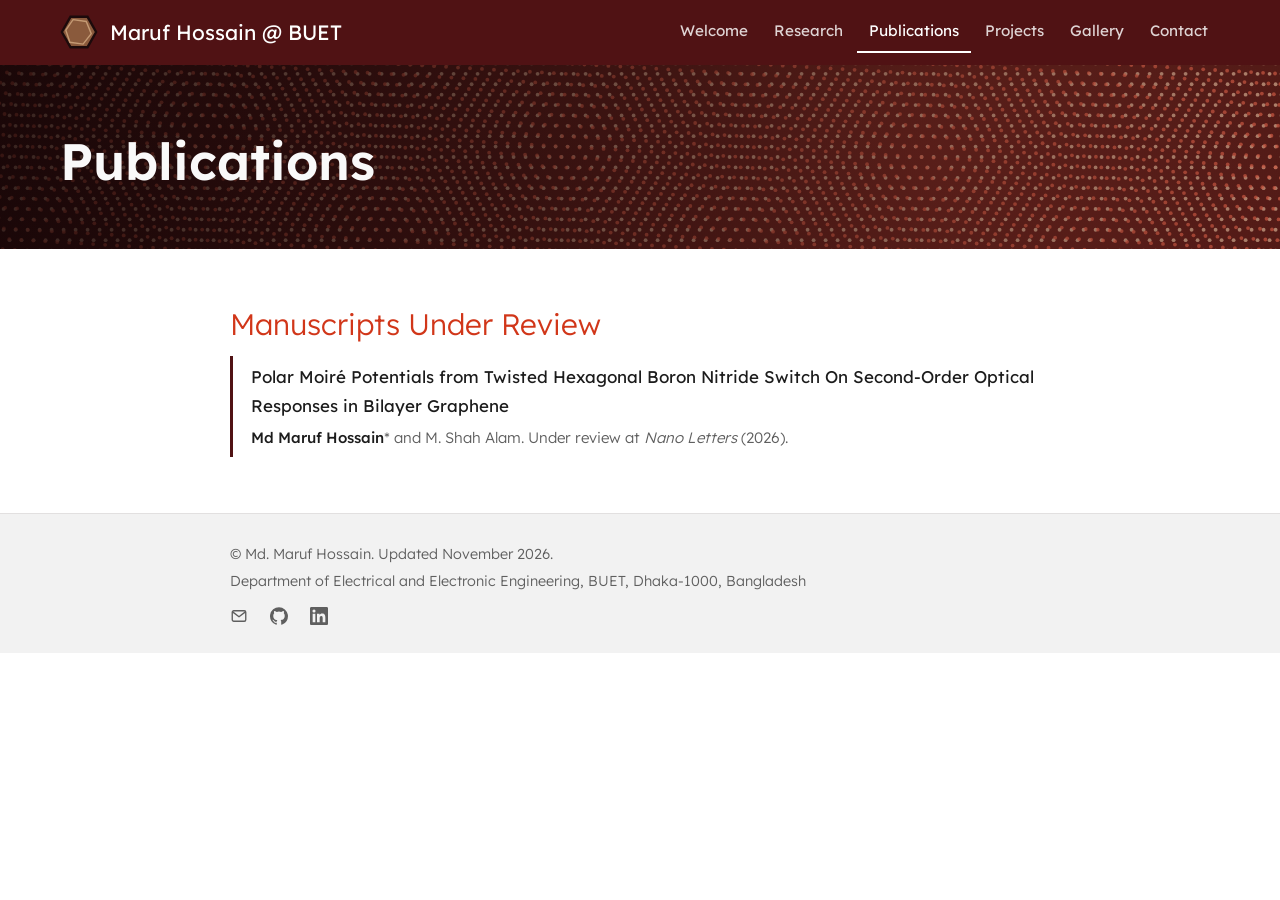
<file: publications.html>
<!doctype html>
<html lang="en">
<head>
<meta charset="utf-8">
<meta name="viewport" content="width=device-width, initial-scale=1, viewport-fit=cover">
<meta name="description" content="Md. Maruf Hossain, B.Sc. EEE (BUET). Twistronics, non-linear optics, low energy electronics and in-memory computing.">
<title>Publications | Md. Maruf Hossain</title>
<link rel="preconnect" href="https://fonts.googleapis.com">
<link rel="preconnect" href="https://fonts.gstatic.com" crossorigin>
<link rel="stylesheet" href="https://fonts.googleapis.com/css2?family=Lexend:wght@300;400;500;600&display=swap">
<link rel="stylesheet" href="style.css">
</head>
<body>
<!-- Icons used for the email, GitHub and LinkedIn links -->
<svg width="0" height="0" style="position:absolute" aria-hidden="true">
  <symbol id="i-mail" viewBox="0 0 24 24"><rect x="3" y="5" width="18" height="14" rx="2"/><path d="M3.5 6.5 12 13l8.5-6.5"/></symbol>
  <symbol id="i-github" viewBox="0 0 24 24"><path d="M12 .3a12 12 0 0 0-3.8 23.38c.6.12.83-.26.83-.57l-.02-2.04c-3.34.72-4.04-1.61-4.04-1.61-.55-1.39-1.33-1.76-1.33-1.76-1.09-.74.08-.73.08-.73 1.2.09 1.84 1.24 1.84 1.24 1.07 1.83 2.8 1.3 3.49 1 .1-.78.42-1.3.76-1.6-2.67-.3-5.47-1.33-5.47-5.93 0-1.31.47-2.38 1.24-3.22-.14-.3-.54-1.52.1-3.18 0 0 1-.32 3.3 1.23a11.5 11.5 0 0 1 6 0c2.28-1.55 3.29-1.23 3.29-1.23.64 1.66.24 2.88.12 3.18a4.65 4.65 0 0 1 1.23 3.22c0 4.61-2.8 5.63-5.48 5.92.42.36.81 1.1.81 2.22l-.01 3.29c0 .31.2.69.82.57A12 12 0 0 0 12 .3"/></symbol>
  <symbol id="i-linkedin" viewBox="0 0 24 24"><path d="M20.45 20.45h-3.55v-5.57c0-1.33-.03-3.04-1.85-3.04-1.85 0-2.14 1.45-2.14 2.94v5.67H9.35V9h3.41v1.56h.05c.48-.9 1.64-1.85 3.37-1.85 3.6 0 4.27 2.37 4.27 5.46v6.28zM5.34 7.43a2.06 2.06 0 1 1 0-4.13 2.06 2.06 0 0 1 0 4.13zm1.78 13.02H3.56V9h3.56v11.45zM22.22 0H1.77C.79 0 0 .77 0 1.73v20.54C0 23.23.79 24 1.77 24h20.45c.98 0 1.78-.77 1.78-1.73V1.73C24 .77 23.2 0 22.22 0z"/></symbol>
</svg>

<header class="bar">
  <div class="inner">
    <a class="brand" href="index.html">
      <svg class="logo" viewBox="0 0 40 40" aria-hidden="true">
        <polygon points="11,4 29,4 38,20 29,36 11,36 2,20" fill="#8a5a3c" stroke="#1c0a0b" stroke-width="2.5"/>
        <polygon points="12,8 26,8 33,20 26,32 12,32 6,20" fill="none" stroke="#c49a74" stroke-width="1.5" transform="rotate(8 20 20)"/>
      </svg>
      Maruf Hossain @ BUET
    </a>
    <nav aria-label="Pages">
      <ul>
        <li><a href="index.html">Welcome</a></li>
        <li><a href="research.html">Research</a></li>
        <li><a href="publications.html" aria-current="page">Publications</a></li>
        <li><a href="projects.html">Projects</a></li>
        <li><a href="gallery.html">Gallery</a></li>
        <li><a href="contact.html">Contact</a></li>
      </ul>
    </nav>
  </div>
</header>

<div class="banner small">
  <canvas id="moire" aria-hidden="true"></canvas>
  <div class="wrap">
    <h1>Publications</h1>
  </div>
</div>

<main>
  <!-- PUBLICATIONS -->
  <section class="page" id="publications">
    <div class="wrap">
      <h2 class="sub">Manuscripts Under Review</h2>
      <div class="pub">
        <p class="t">Polar Moiré Potentials from Twisted Hexagonal Boron Nitride Switch On Second-Order Optical Responses in Bilayer Graphene</p>
        <p class="a"><u>Md Maruf Hossain</u>* and M. Shah Alam. Under review at <i>Nano Letters</i> (2026).</p>
      </div>

    </div>
  </section>
</main>

<footer>
  <div class="wrap">
    <span>© Md. Maruf Hossain. Updated November 2026.</span>
    <span>Department of Electrical and Electronic Engineering, BUET, Dhaka-1000, Bangladesh</span>
    <div class="social" style="margin-top:10px">
      <a href="mailto:marufh.eee.buet@gmail.com" aria-label="Email"><svg class="i stroke"><use href="#i-mail"/></svg></a>
      <a href="https://github.com/mmarufh" target="_blank" rel="noopener" aria-label="GitHub"><svg class="i"><use href="#i-github"/></svg></a>
      <a href="https://www.linkedin.com/in/mmarufh-eee-buet" target="_blank" rel="noopener" aria-label="LinkedIn"><svg class="i"><use href="#i-linkedin"/></svg></a>
    </div>
  </div>
</footer>

<script src="site.js"></script>
</body>
</html>
</file>
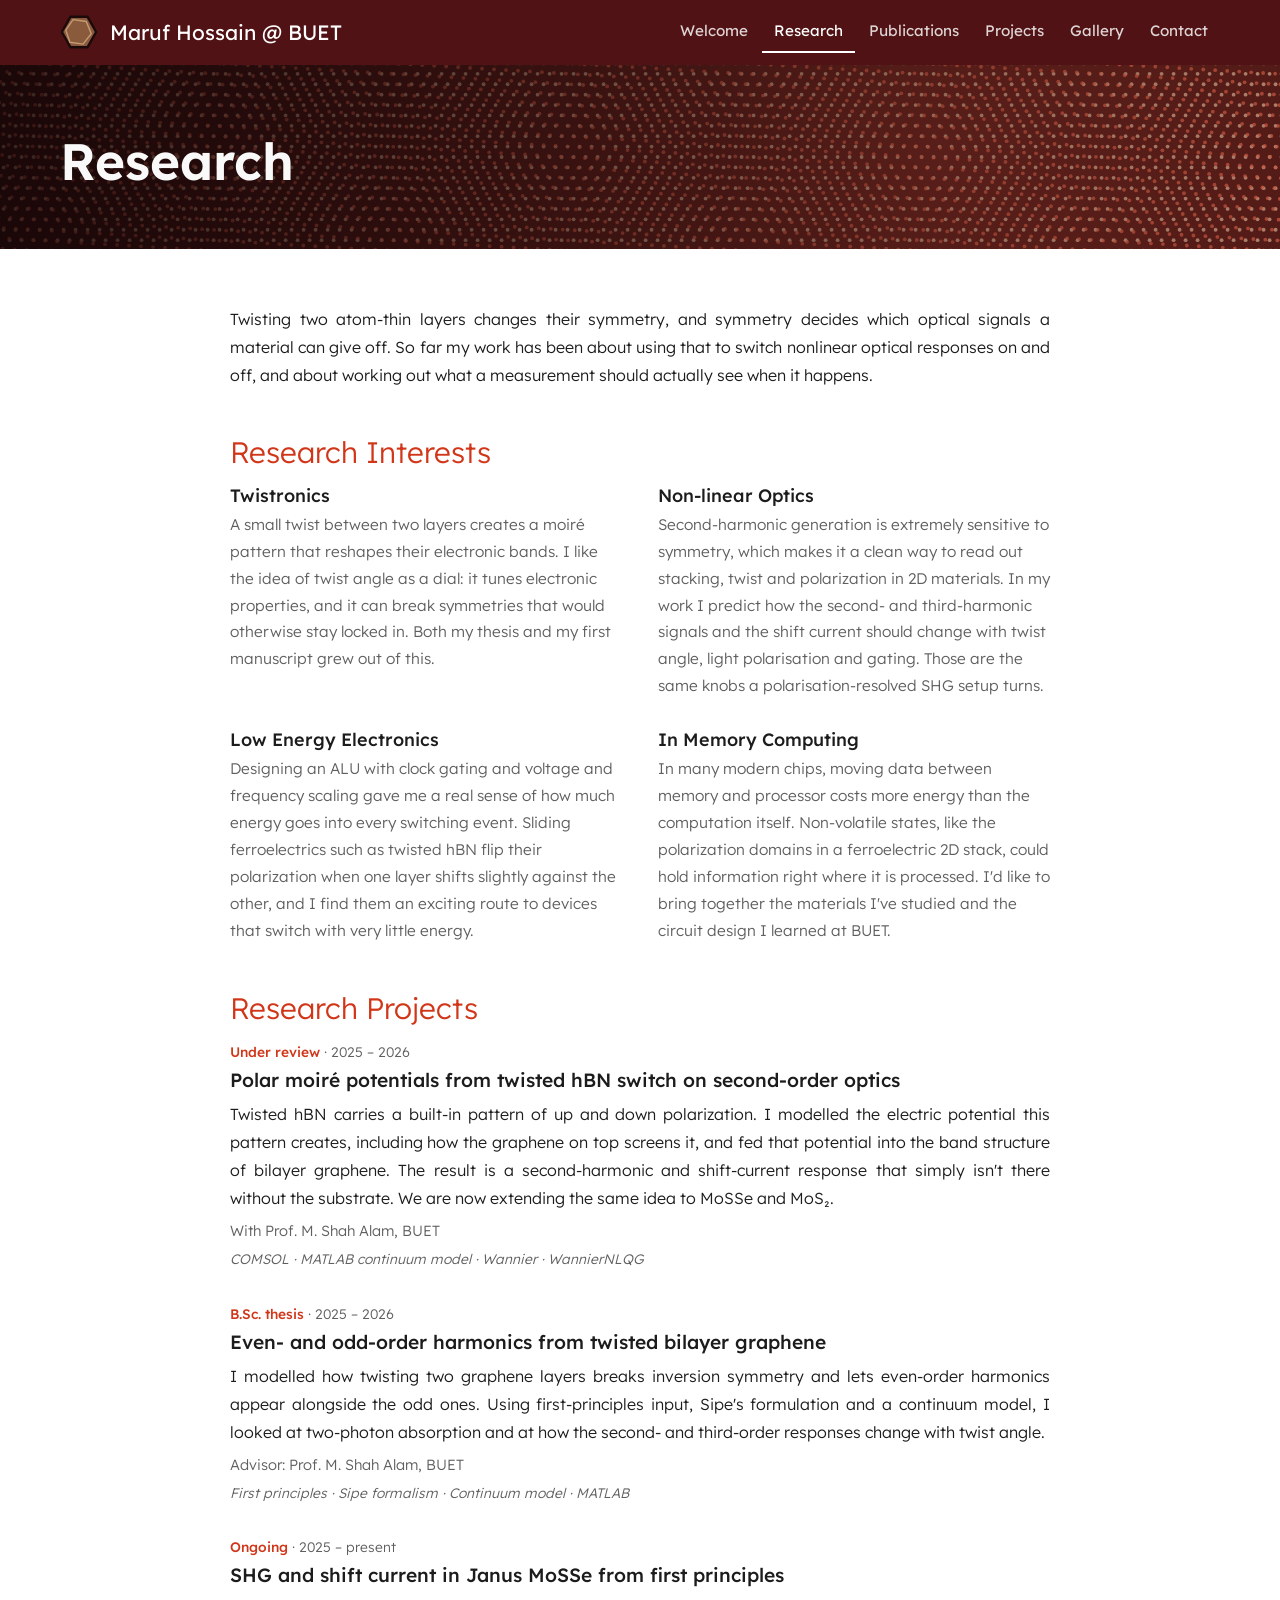
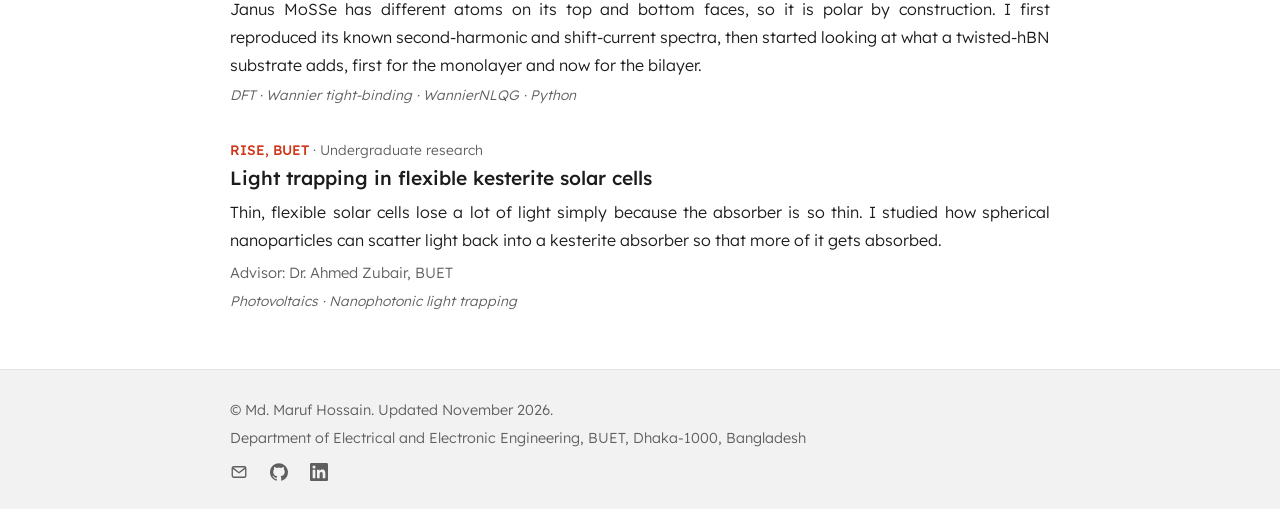
<file: research.html>
<!doctype html>
<html lang="en">
<head>
<meta charset="utf-8">
<meta name="viewport" content="width=device-width, initial-scale=1, viewport-fit=cover">
<meta name="description" content="Md. Maruf Hossain, B.Sc. EEE (BUET). Twistronics, non-linear optics, low energy electronics and in-memory computing.">
<title>Research | Md. Maruf Hossain</title>
<link rel="preconnect" href="https://fonts.googleapis.com">
<link rel="preconnect" href="https://fonts.gstatic.com" crossorigin>
<link rel="stylesheet" href="https://fonts.googleapis.com/css2?family=Lexend:wght@300;400;500;600&display=swap">
<link rel="stylesheet" href="style.css">
</head>
<body>
<!-- Icons used for the email, GitHub and LinkedIn links -->
<svg width="0" height="0" style="position:absolute" aria-hidden="true">
  <symbol id="i-mail" viewBox="0 0 24 24"><rect x="3" y="5" width="18" height="14" rx="2"/><path d="M3.5 6.5 12 13l8.5-6.5"/></symbol>
  <symbol id="i-github" viewBox="0 0 24 24"><path d="M12 .3a12 12 0 0 0-3.8 23.38c.6.12.83-.26.83-.57l-.02-2.04c-3.34.72-4.04-1.61-4.04-1.61-.55-1.39-1.33-1.76-1.33-1.76-1.09-.74.08-.73.08-.73 1.2.09 1.84 1.24 1.84 1.24 1.07 1.83 2.8 1.3 3.49 1 .1-.78.42-1.3.76-1.6-2.67-.3-5.47-1.33-5.47-5.93 0-1.31.47-2.38 1.24-3.22-.14-.3-.54-1.52.1-3.18 0 0 1-.32 3.3 1.23a11.5 11.5 0 0 1 6 0c2.28-1.55 3.29-1.23 3.29-1.23.64 1.66.24 2.88.12 3.18a4.65 4.65 0 0 1 1.23 3.22c0 4.61-2.8 5.63-5.48 5.92.42.36.81 1.1.81 2.22l-.01 3.29c0 .31.2.69.82.57A12 12 0 0 0 12 .3"/></symbol>
  <symbol id="i-linkedin" viewBox="0 0 24 24"><path d="M20.45 20.45h-3.55v-5.57c0-1.33-.03-3.04-1.85-3.04-1.85 0-2.14 1.45-2.14 2.94v5.67H9.35V9h3.41v1.56h.05c.48-.9 1.64-1.85 3.37-1.85 3.6 0 4.27 2.37 4.27 5.46v6.28zM5.34 7.43a2.06 2.06 0 1 1 0-4.13 2.06 2.06 0 0 1 0 4.13zm1.78 13.02H3.56V9h3.56v11.45zM22.22 0H1.77C.79 0 0 .77 0 1.73v20.54C0 23.23.79 24 1.77 24h20.45c.98 0 1.78-.77 1.78-1.73V1.73C24 .77 23.2 0 22.22 0z"/></symbol>
</svg>

<header class="bar">
  <div class="inner">
    <a class="brand" href="index.html">
      <svg class="logo" viewBox="0 0 40 40" aria-hidden="true">
        <polygon points="11,4 29,4 38,20 29,36 11,36 2,20" fill="#8a5a3c" stroke="#1c0a0b" stroke-width="2.5"/>
        <polygon points="12,8 26,8 33,20 26,32 12,32 6,20" fill="none" stroke="#c49a74" stroke-width="1.5" transform="rotate(8 20 20)"/>
      </svg>
      Maruf Hossain @ BUET
    </a>
    <nav aria-label="Pages">
      <ul>
        <li><a href="index.html">Welcome</a></li>
        <li><a href="research.html" aria-current="page">Research</a></li>
        <li><a href="publications.html">Publications</a></li>
        <li><a href="projects.html">Projects</a></li>
        <li><a href="gallery.html">Gallery</a></li>
        <li><a href="contact.html">Contact</a></li>
      </ul>
    </nav>
  </div>
</header>

<div class="banner small">
  <canvas id="moire" aria-hidden="true"></canvas>
  <div class="wrap">
    <h1>Research</h1>
  </div>
</div>

<main>
  <!-- RESEARCH -->
  <section class="page" id="research">
    <div class="wrap">
      <p class="justify">Twisting two atom-thin layers changes their symmetry, and symmetry decides which optical signals a material can give off. So far my work has been about using that to switch nonlinear optical responses on and off, and about working out what a measurement should actually see when it happens.</p>

      <h2 class="sub">Research Interests</h2>
      <div class="interests">
        <div><h3>Twistronics</h3><p>A small twist between two layers creates a moiré pattern that reshapes their electronic bands. I like the idea of twist angle as a dial: it tunes electronic properties, and it can break symmetries that would otherwise stay locked in. Both my thesis and my first manuscript grew out of this.</p></div>
        <div><h3>Non-linear Optics</h3><p>Second-harmonic generation is extremely sensitive to symmetry, which makes it a clean way to read out stacking, twist and polarization in 2D materials. In my work I predict how the second- and third-harmonic signals and the shift current should change with twist angle, light polarisation and gating. Those are the same knobs a polarisation-resolved SHG setup turns.</p></div>
        <div><h3>Low Energy Electronics</h3><p>Designing an ALU with clock gating and voltage and frequency scaling gave me a real sense of how much energy goes into every switching event. Sliding ferroelectrics such as twisted hBN flip their polarization when one layer shifts slightly against the other, and I find them an exciting route to devices that switch with very little energy.</p></div>
        <div><h3>In Memory Computing</h3><p>In many modern chips, moving data between memory and processor costs more energy than the computation itself. Non-volatile states, like the polarization domains in a ferroelectric 2D stack, could hold information right where it is processed. I'd like to bring together the materials I've studied and the circuit design I learned at BUET.</p></div>
      </div>

      <h2 class="sub">Research Projects</h2>
      <div class="work">
        <article>
          <div class="when"><b>Under review</b> · 2025 – 2026</div>
          <h3>Polar moiré potentials from twisted hBN switch on second-order optics</h3>
          <p class="justify">Twisted hBN carries a built-in pattern of up and down polarization. I modelled the electric potential this pattern creates, including how the graphene on top screens it, and fed that potential into the band structure of bilayer graphene. The result is a second-harmonic and shift-current response that simply isn't there without the substrate. We are now extending the same idea to MoSSe and MoS₂.</p>
          <div class="who">With Prof. M. Shah Alam, BUET</div>
          <div class="tools">COMSOL · MATLAB continuum model · Wannier · WannierNLQG</div>
        </article>
        <article>
          <div class="when"><b>B.Sc. thesis</b> · 2025 – 2026</div>
          <h3>Even- and odd-order harmonics from twisted bilayer graphene</h3>
          <p class="justify">I modelled how twisting two graphene layers breaks inversion symmetry and lets even-order harmonics appear alongside the odd ones. Using first-principles input, Sipe's formulation and a continuum model, I looked at two-photon absorption and at how the second- and third-order responses change with twist angle.</p>
          <div class="who">Advisor: Prof. M. Shah Alam, BUET</div>
          <div class="tools">First principles · Sipe formalism · Continuum model · MATLAB</div>
        </article>
        <article>
          <div class="when"><b>Ongoing</b> · 2025 – present</div>
          <h3>SHG and shift current in Janus MoSSe from first principles</h3>
          <p class="justify">Janus MoSSe has different atoms on its top and bottom faces, so it is polar by construction. I first reproduced its known second-harmonic and shift-current spectra, then started looking at what a twisted-hBN substrate adds, first for the monolayer and now for the bilayer.</p>
          <div class="tools">DFT · Wannier tight-binding · WannierNLQG · Python</div>
        </article>
        <article>
          <div class="when"><b>RISE, BUET</b> · Undergraduate research</div>
          <h3>Light trapping in flexible kesterite solar cells</h3>
          <p class="justify">Thin, flexible solar cells lose a lot of light simply because the absorber is so thin. I studied how spherical nanoparticles can scatter light back into a kesterite absorber so that more of it gets absorbed.</p>
          <div class="who">Advisor: Dr. Ahmed Zubair, BUET</div>
          <div class="tools">Photovoltaics · Nanophotonic light trapping</div>
        </article>
      </div>
    </div>
  </section>
</main>

<footer>
  <div class="wrap">
    <span>© Md. Maruf Hossain. Updated November 2026.</span>
    <span>Department of Electrical and Electronic Engineering, BUET, Dhaka-1000, Bangladesh</span>
    <div class="social" style="margin-top:10px">
      <a href="mailto:marufh.eee.buet@gmail.com" aria-label="Email"><svg class="i stroke"><use href="#i-mail"/></svg></a>
      <a href="https://github.com/mmarufh" target="_blank" rel="noopener" aria-label="GitHub"><svg class="i"><use href="#i-github"/></svg></a>
      <a href="https://www.linkedin.com/in/mmarufh-eee-buet" target="_blank" rel="noopener" aria-label="LinkedIn"><svg class="i"><use href="#i-linkedin"/></svg></a>
    </div>
  </div>
</footer>

<script src="site.js"></script>
</body>
</html>
</file>
<file: style.css>
/* Shared look for every page. Colours are the variables in :root below. */
/* Layout: matches the LeeLab Google Sites theme. Maroon top bar with the site name and tabs,
   a full-width banner with a large white title, then one narrow light column of content
   with coral-red section headings. Single light theme on purpose, like the original. */
:root{
  --maroon:#501214;
  --maroon-dark:#3a0c0e;
  --heading:#d13619;
  --link:#ea664d;
  --ink:#1c1c1c;
  --muted:#5f5f5f;
  --bg:#ffffff;
  --band:#f2f2f2;
  --line:#e2e0e0;
  --f:"Lexend", "Segoe UI", Arial, sans-serif;
  color-scheme:light;
}
*{box-sizing:border-box}
html{scroll-behavior:smooth;scroll-padding-top:76px}
@media (prefers-reduced-motion: reduce){html{scroll-behavior:auto}}
body{background:var(--bg);color:var(--ink);font-family:var(--f);font-weight:300;font-size:16px;line-height:1.75}
body::before{content:"";position:fixed;inset:0 0 auto;height:env(safe-area-inset-top,0px);z-index:10;background:var(--maroon)}
a{color:var(--link);text-underline-offset:2px}
a:focus-visible,button:focus-visible{outline:2px solid var(--link);outline-offset:3px;border-radius:3px}
h1,h2,h3{font-family:var(--f);margin:0;line-height:1.25;text-wrap:balance}
p{margin:0}
strong,b{font-weight:500}
.wrap{max-width:860px;margin:0 auto;padding-left:max(20px,env(safe-area-inset-left,0px));padding-right:max(20px,env(safe-area-inset-right,0px))}
.wrap.wide{max-width:1040px}

/* top bar */
header.bar{position:sticky;top:env(safe-area-inset-top,0px);z-index:5;background:var(--maroon);color:#fff}
header.bar .inner{max-width:1200px;margin:0 auto;display:flex;align-items:center;justify-content:space-between;gap:16px;flex-wrap:wrap;padding-block:12px;padding-left:max(20px,env(safe-area-inset-left,0px));padding-right:max(20px,env(safe-area-inset-right,0px))}
.brand{display:flex;align-items:center;gap:12px;color:#fff;text-decoration:none;font-size:1.3rem;font-weight:400}
.logo{width:38px;height:38px;flex:none}
nav ul{list-style:none;margin:0;padding:0;display:flex;gap:2px;flex-wrap:wrap}
nav a{display:block;padding:6px 12px;color:rgba(255,255,255,.82);text-decoration:none;font-size:.95rem;font-weight:400;border-bottom:2px solid transparent}
nav a:hover{color:#fff;border-bottom-color:#fff}

/* banner */
.banner{position:relative;overflow:hidden;background:var(--maroon-dark);color:#f9f9f9}
#moire{position:absolute;inset:0;width:100%;height:100%;display:block}
.banner::after{content:"";position:absolute;inset:0;background:linear-gradient(90deg,rgba(20,6,7,.78) 0%,rgba(20,6,7,.45) 55%,rgba(20,6,7,.15) 100%)}
.banner .wrap{position:relative;z-index:1;max-width:1200px;padding-block:96px 88px}
.banner h1{font-size:clamp(2.6rem,7vw,4rem);font-weight:600;color:#f9f9f9;max-width:14ch}
.banner p{margin-top:16px;font-size:1.1rem;max-width:52ch;color:rgba(249,249,249,.9)}

/* sections */
section.page{padding-block:56px}
section.page.band{background:var(--band)}
h2.title{font-size:clamp(1.9rem,4vw,2.4rem);font-weight:400;color:var(--ink);margin-bottom:28px}
h2.sub{font-size:1.85rem;font-weight:300;color:var(--heading);margin:44px 0 14px}
h2.sub:first-child{margin-top:0}
h3{font-weight:500;font-size:1.12rem}
.justify{text-align:justify;hyphens:auto}
.lead p+p{margin-top:14px}

/* welcome */
.portrait{display:block;width:100%;max-width:360px;height:auto;margin:0 auto 32px;border-radius:4px}
.addr{display:grid;gap:4px;font-size:.98rem}
.links{display:flex;gap:18px;flex-wrap:wrap;margin-top:10px}
ul.plain{margin:0;padding-left:22px;display:grid;gap:6px}
ul.plain .meta{display:block;color:var(--muted);font-size:.92rem}

/* research */
.interests{display:grid;grid-template-columns:1fr 1fr;gap:28px 36px;margin-top:8px}
.interests > div{min-width:0}
.interests h3{color:var(--ink);margin-bottom:6px}
.interests p{color:var(--muted);font-size:.96rem}

.pipeline{display:grid;grid-template-columns:repeat(5,1fr);margin-top:8px;border:1px solid var(--line);background:var(--bg)}
.step{padding:16px 14px;border-left:1px solid var(--line);min-width:0}
.step:first-child{border-left:0}
.step .n{font-size:.78rem;color:var(--heading);font-weight:500;letter-spacing:.06em}
.step strong{display:block;font-size:.98rem;margin-top:2px}
.step span{display:block;color:var(--muted);font-size:.86rem;line-height:1.5;margin-top:4px}

.work{display:grid;gap:30px;margin-top:8px}
.work article{min-width:0}
.work .when{font-size:.86rem;color:var(--muted)}
.work .when b{color:var(--heading);font-weight:500}
.work h3{font-size:1.2rem;margin:4px 0 8px}
.work .who{color:var(--muted);font-size:.92rem;margin-top:6px}
.work .tools{font-size:.86rem;color:var(--muted);margin-top:4px;font-style:italic}

.pub{border-left:3px solid var(--maroon);padding:6px 0 6px 18px}
.pub .t{font-weight:400;font-size:1.06rem}
.pub .a{color:var(--muted);font-size:.94rem;margin-top:4px}
.pub .a u{text-decoration:none;color:var(--ink);font-weight:500}

/* projects */
.projects{display:grid;grid-template-columns:1fr 1fr;gap:20px}
.proj{display:flex;flex-direction:column;background:var(--bg);border:1px solid var(--line);border-top:3px solid var(--maroon);padding:22px;min-width:0}
.proj.feature{grid-column:1 / -1;border-top-color:var(--heading)}
.proj .kind{font-size:.78rem;letter-spacing:.06em;text-transform:uppercase;color:var(--heading);font-weight:400}
.proj h3{font-size:1.15rem;margin-top:6px}
.proj p{color:var(--muted);font-size:.95rem;margin-top:8px}
.proj ul{margin:10px 0 0;padding-left:18px;font-size:.93rem;display:grid;gap:4px;flex:1}
.proj .tools{font-size:.84rem;color:var(--muted);font-style:italic;margin-top:12px}
.files{display:flex;flex-wrap:wrap;gap:8px;margin-top:16px}
.files a{font-size:.88rem;font-weight:400;text-decoration:none;padding:7px 16px;background:var(--maroon);color:#fff;border-radius:3px}
.files a:hover{background:var(--heading)}
.files .pending{font-size:.86rem;color:var(--muted);font-style:italic}

/* skills */
.skills{display:grid;grid-template-columns:repeat(4,1fr);gap:24px}
.skills > div{min-width:0}
.skills h3{font-size:1rem;color:var(--heading);font-weight:400;margin-bottom:6px}
.skills ul{list-style:none;margin:0;padding:0;display:grid;gap:3px;font-size:.95rem}

/* contact */
.contact-grid{display:grid;grid-template-columns:110px 1fr;gap:10px 18px;align-items:center}
.contact-grid > *{min-width:0}
.contact-grid .k{color:var(--muted);font-size:.9rem}
.contact-grid code{font-family:var(--f);font-size:1rem;user-select:all;overflow-wrap:anywhere}
.copy{font:inherit;font-size:.8rem;margin-left:10px;padding:2px 10px;border:1px solid var(--line);border-radius:3px;background:var(--bg);color:var(--ink);cursor:pointer}
.copy:hover{border-color:var(--link);color:var(--link)}

/* icon links, like the CV header */
.social{display:flex;flex-wrap:wrap;gap:10px 22px;align-items:center}
.social a{display:inline-flex;align-items:center;gap:8px;text-decoration:none;color:inherit}
.social a:hover{color:var(--link)}
.banner .social{margin-top:22px;color:#f9f9f9}
.banner .social a:hover{color:#f3c7a6}
svg.i{width:18px;height:18px;flex:none;fill:currentColor}
svg.i.stroke{fill:none;stroke:currentColor;stroke-width:1.8;stroke-linejoin:round;stroke-linecap:round}
.addr .social{margin-top:12px}

footer{background:var(--band);border-top:1px solid var(--line);color:var(--muted);font-size:.9rem}
footer .wrap{padding-block:28px;display:grid;gap:2px}

@media (max-width:760px){
  nav{width:100%}
  .interests,.projects{grid-template-columns:1fr}
  .skills{grid-template-columns:1fr 1fr}
  .pipeline{grid-template-columns:1fr}
  .step{border-left:0;border-top:1px solid var(--line)}
  .step:first-child{border-top:0}
  .contact-grid{grid-template-columns:1fr;gap:2px}
  .contact-grid .k{margin-top:10px}
  .justify{text-align:left}
}
@media (max-width:440px){.skills{grid-template-columns:1fr}}

/* multi-page additions */
nav a[aria-current="page"]{color:#fff;border-bottom-color:#fff}
.banner.small .wrap{padding-block:64px 56px}
.banner.small h1{font-size:clamp(2.2rem,5.5vw,3.2rem);max-width:none}
.more{display:inline-block;margin-top:14px;font-weight:400}

/* gallery */
.gallery{columns:3 280px;column-gap:18px}
.gallery figure{break-inside:avoid;margin:0 0 18px;background:var(--bg);border:1px solid var(--line)}
.gallery button{display:block;width:100%;padding:0;border:0;background:none;cursor:zoom-in}
.gallery img{display:block;width:100%;height:auto}
.gallery figcaption{padding:10px 14px 12px;font-size:.92rem;color:var(--muted);line-height:1.55}
.lightbox{position:fixed;inset:0;z-index:20;background:rgba(18,6,7,.92);display:flex;flex-direction:column;align-items:center;justify-content:center;gap:12px;
  padding:calc(16px + env(safe-area-inset-top,0px)) max(16px,env(safe-area-inset-right,0px)) calc(16px + env(safe-area-inset-bottom,0px)) max(16px,env(safe-area-inset-left,0px))}
.lightbox img{max-width:100%;max-height:calc(100% - 70px);object-fit:contain}
.lightbox p{color:#f1e7e2;margin:0;text-align:center;max-width:70ch;font-size:.95rem}
.lightbox .lb-btn{position:absolute;background:rgba(255,255,255,.12);color:#fff;border:0;border-radius:50%;width:44px;height:44px;font:inherit;font-size:1.4rem;cursor:pointer}
.lightbox .lb-btn:hover{background:rgba(255,255,255,.25)}
.lb-close{top:calc(14px + env(safe-area-inset-top,0px));right:max(14px,env(safe-area-inset-right,0px))}
.lb-prev{left:max(14px,env(safe-area-inset-left,0px));top:50%}
.lb-next{right:max(14px,env(safe-area-inset-right,0px));top:50%}
body{margin:0}
img{max-width:100%}
[hidden]{display:none!important}
</file>
